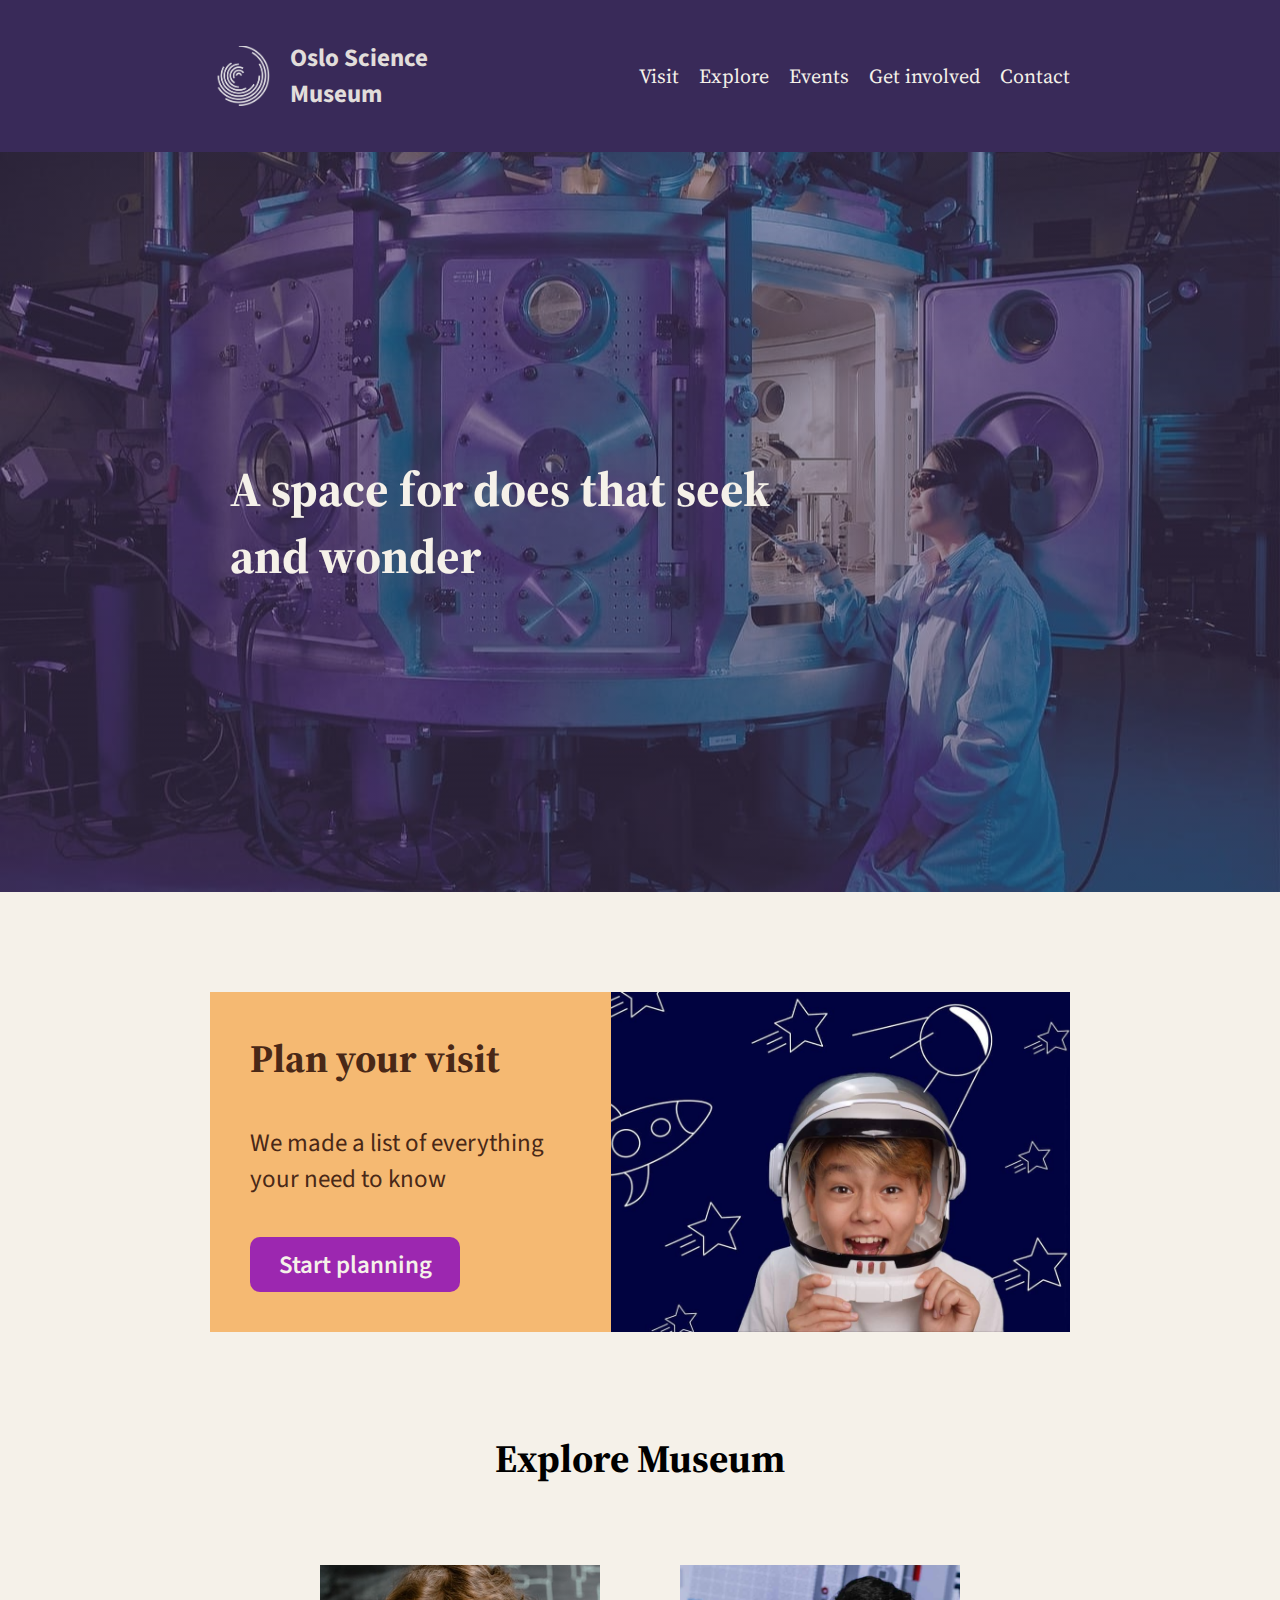
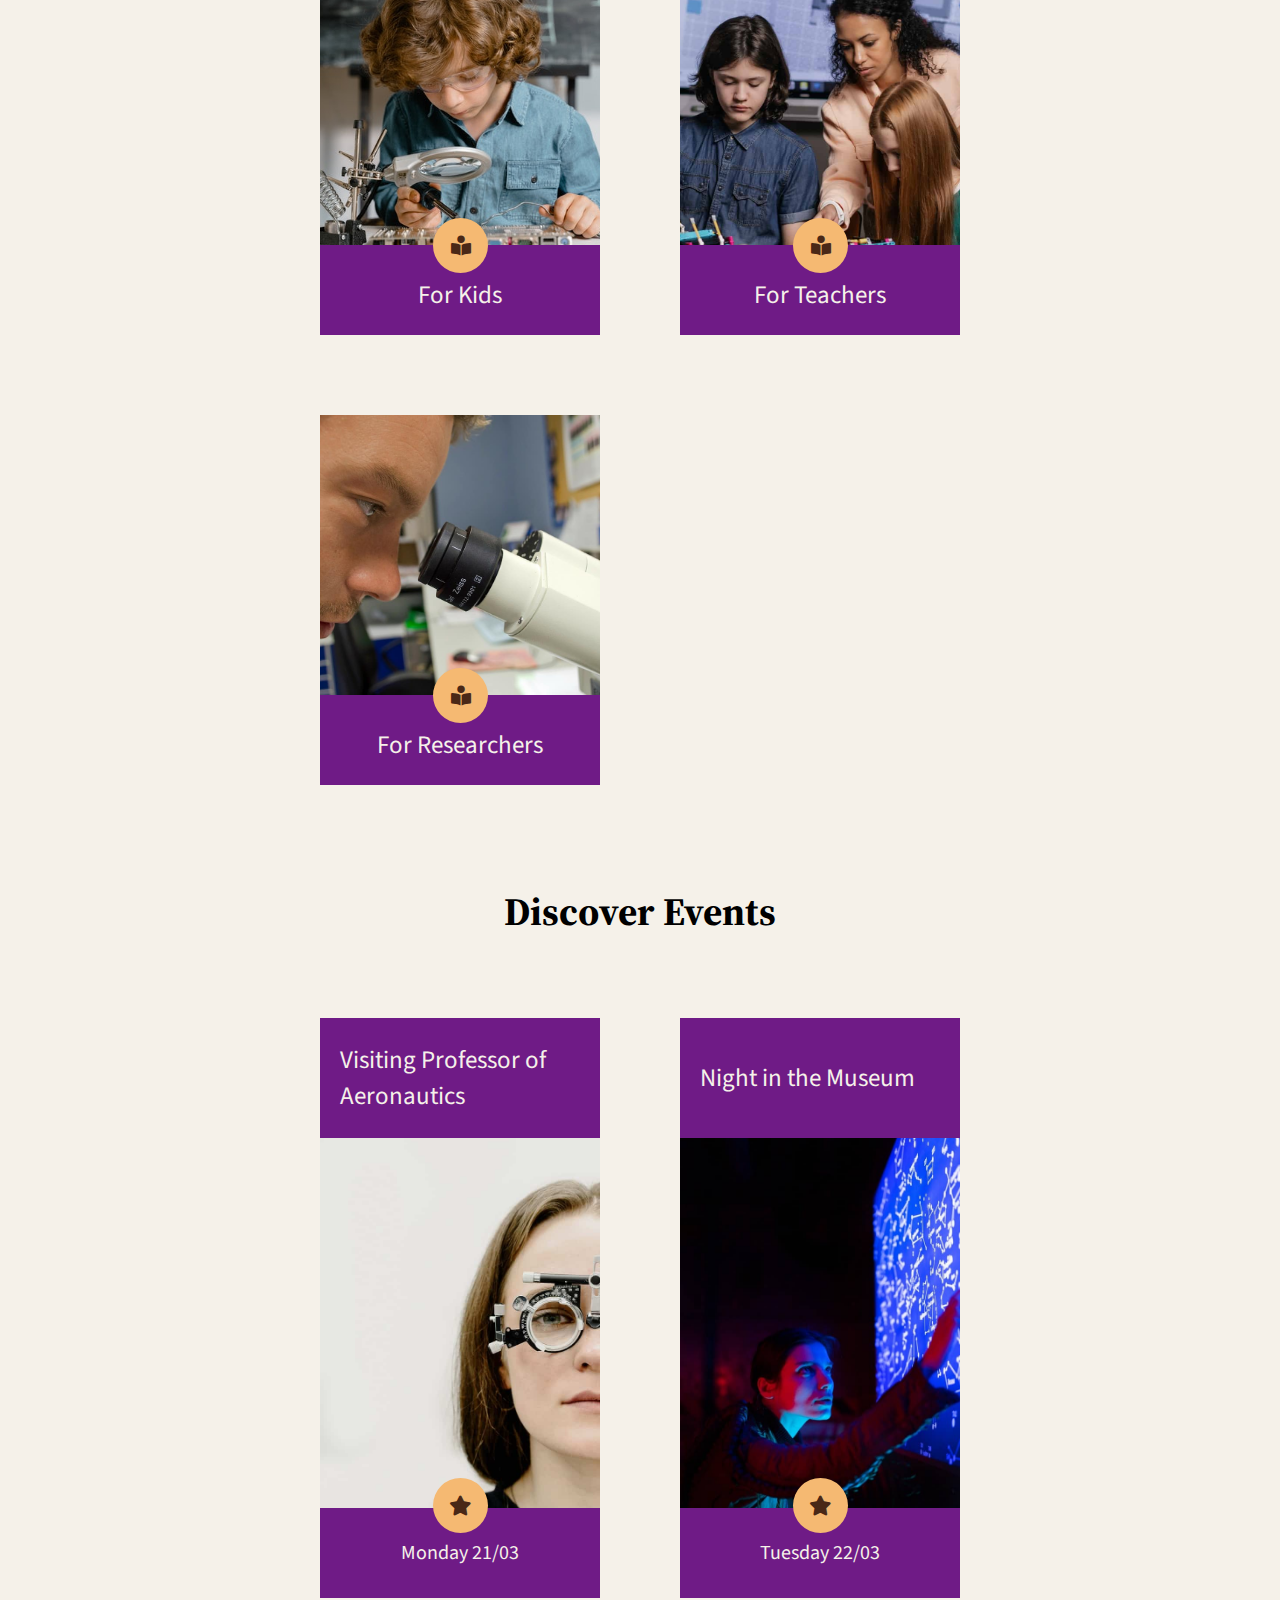
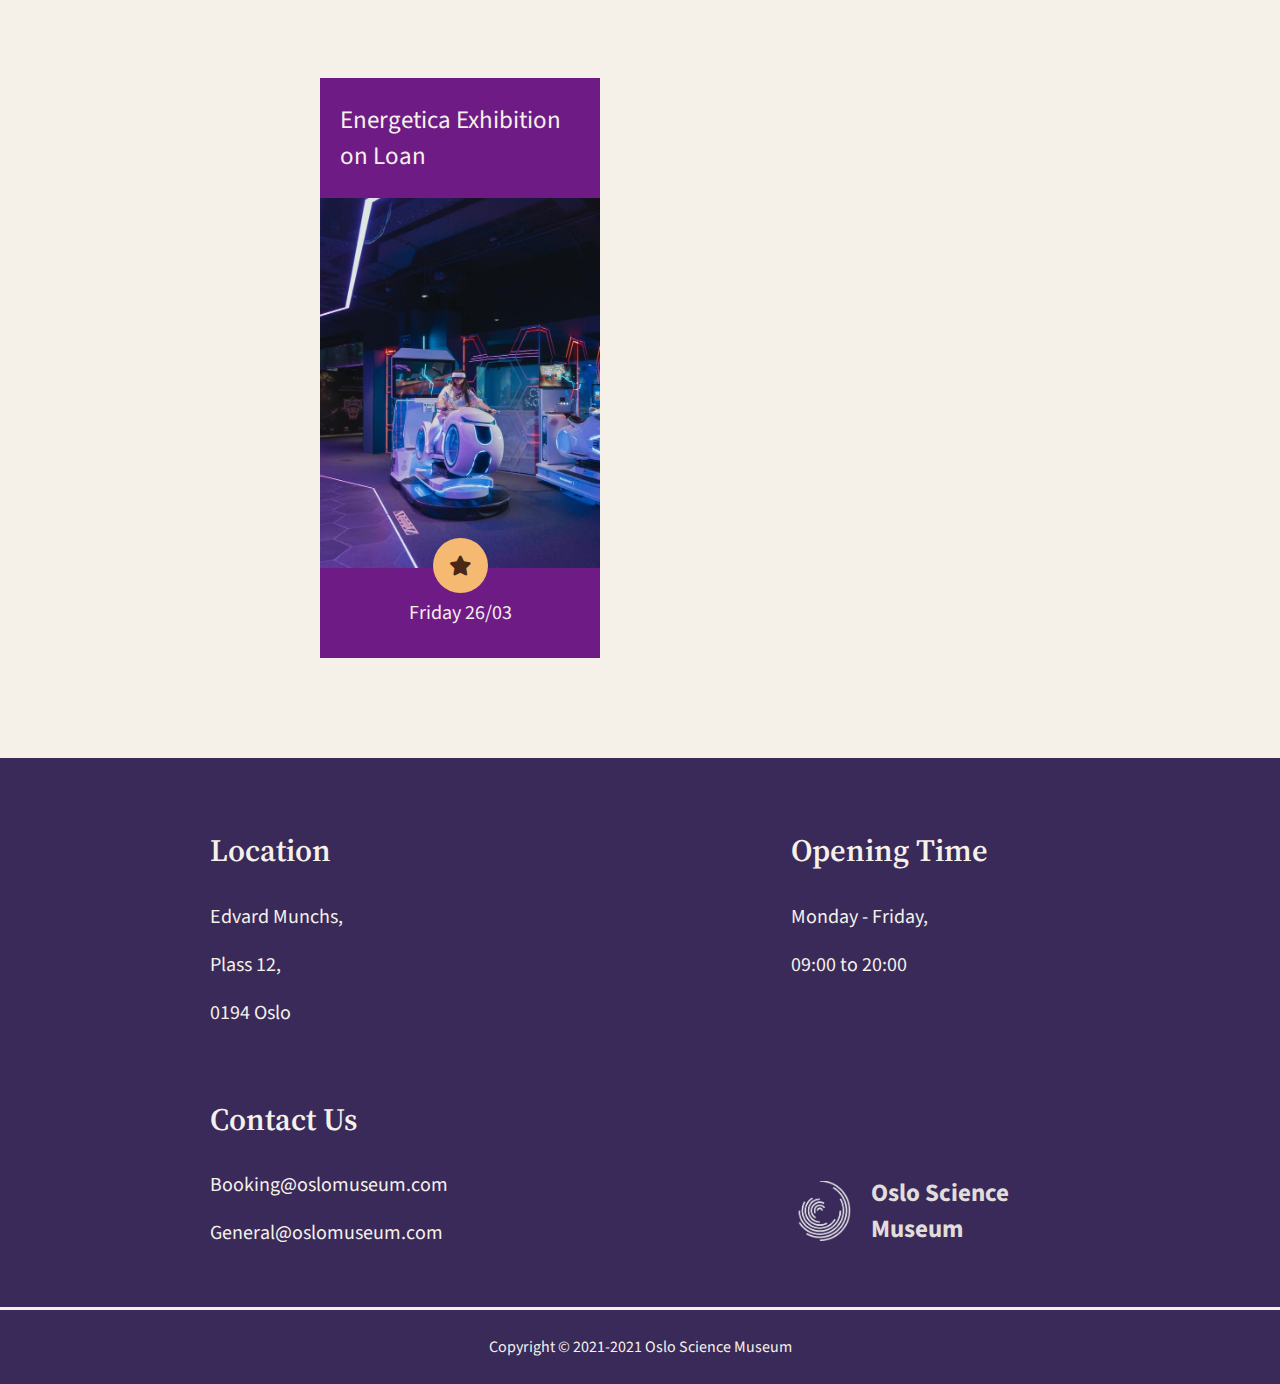
<file: Index.html>
<!DOCTYPE html>
<html lang="en">
   <head>
      <meta charset="UTF-8" />
      <meta http-equiv="X-UA-Compatible" content="IE=edge" />
      <meta name="viewport" content="width=device-width, initial-scale=1.0" />
      <meta name="description" content="Oslo science museum. A space for does that seek and wonder!" />
      <meta name="keywords" content="visit, plan, explore, events" />
      <link rel="stylesheet" href="css/styles.css" />
      <link rel="stylesheet" href="icons/fontawesome-free-6.0.0-web/css/all.css" />
      <title>Oslo Museum | Homepage</title>
   </head>
   <body>
      <header class="header">
         <div class="header-container margin-center container-width-wide grid">
            <a href="index.html" class="logo-section__name flex center-y text-size-x-large">
               <div class="logo-section__img"></div>
               Oslo Science Museum
            </a>
            <nav class="header-nav">
               <ul class="header-nav__list flex">
                  <li class="header-nav__items">
                     <a href="visit.html" class="header-nav__links" aria-label="link to visit page">Visit</a>
                  </li>
                  <li class="header-nav__items">
                     <a href="explore.html" class="header-nav__links" aria-label="link to explore page">Explore</a>
                  </li>
                  <li class="header-nav__items">
                     <a href="events.html" class="header-nav__links" aria-label="link to event page">Events</a>
                  </li>
                  <li class="header-nav__items">
                     <a href="get-involved.html" class="header-nav__links" aria-label="link to get-involved page">Get involved</a>
                  </li>
                  <li class="header-nav__items">
                     <a href="contact.html" class="header-nav__links" aria-label="link to contact page">Contact</a>
                  </li>
               </ul>
            </nav>
         </div>
      </header>
      <main class="main">
         <div class="banner-section banner-section-img">
            <div class="banner-container banner-container-height container-width-wide margin-center padding-vertical flex center-y">
               <h1 class="banner-container__title padding-all-sides">A space for does that seek and wonder</h1>
            </div>
         </div>
         <section class="cta-highlight-box yellow-brown-color margin-center container-width-wide flex margin-vertical">
            <div class="cta-highlight-box__content cta-content-width padding-all-sides-x2 flex">
               <h2 class="cta-highlight-box__content-title">Plan your visit</h2>
               <p class="padding-vertical-x2 text-size-x-large">We made a list of everything your need to know</p>
               <a href="visit.html" class="cta cta--purple">Start planning</a>
            </div>
            <div class="cta-highlight-box__img cta-content-width"></div>
         </section>
         <section class="explore-cta-section container-width margin-center grid center-x">
            <h2 class="explore-cta-section__title">Explore Museum</h2>
            <a href="explore.html#kids-anchor-link" class="explore-cta-card grid">
               <div class="explore-cta-card__image-field explore-cta-card__image-field--kids"></div>
               <div class="explore-cta-card__label-field flex center-x">
                  <p class="explore-cta-card__label-field-title text-size-x-large">For Kids</p>
                  <div class="explore-cta-card__icon-field icon-field flex center-x center-y">
                     <i class="fa-solid fa-book-open-reader text-size-small"></i>
                  </div>
               </div>
            </a>
            <a href="explore.html#teacher-anchor-link" class="explore-cta-card grid">
               <div class="explore-cta-card__image-field explore-cta-card__image-field--teacher"></div>
               <div class="explore-cta-card__label-field flex center-x">
                  <p class="explore-cta-card__label-field-title text-size-x-large">For Teachers</p>
                  <div class="explore-cta-card__icon-field icon-field flex center-x center-y">
                     <i class="fa-solid fa-book-open-reader"></i>
                  </div>
               </div>
            </a>
            <a href="explore.html#researchers-anchor-link" class="explore-cta-card grid">
               <div class="explore-cta-card__image-field explore-cta-card__image-field--researcher"></div>
               <div class="explore-cta-card__label-field flex center-x">
                  <p class="explore-cta-card__label-field-title text-size-x-large">For Researchers</p>
                  <div class="icon-field flex center-x center-y">
                     <i class="fa-solid fa-book-open-reader"></i>
                  </div>
               </div>
            </a>
         </section>
         <section class="event-cta-section container-width margin-center margin-vertical grid center-x">
            <h2 class="event-cta-section__title">Discover Events</h2>
            <a href="single-event.html" class="event-cta-card grid">
               <div class="event-cta-card__title-container flex center-y">
                  <p class="event-cta-card__title text-size-x-large">Visiting Professor of Aeronautics</p>
               </div>
               <div class="event-cta-card__image event-cta-card__image--monday-event"></div>
               <div class="event-cta-card__date-container flex center-x center-y">
                  <div class="icon-field icon-field--event flex center-x center-y"><i class="fa-solid fa-star"></i></div>
                  <p class="event-cta-card__date">Monday 21/03</p>
               </div>
            </a>
            <a href="single-event.html" class="event-cta-card grid">
               <div class="event-cta-card__title-container flex center-y">
                  <p class="event-cta-card__title text-size-x-large">Night in the Museum</p>
               </div>
               <div class="event-cta-card__image event-cta-card__image--tuesday-event"></div>
               <div class="event-cta-card__date-container flex center-x center-y">
                  <div class="icon-field icon-field--event flex center-x center-y"><i class="fa-solid fa-star"></i></div>
                  <p class="event-cta-card__date">Tuesday 22/03</p>
               </div>
            </a>
            <a href="single-event.html" class="event-cta-card grid">
               <div class="event-cta-card__title-container flex center-y">
                  <p class="event-cta-card__title text-size-x-large">Energetica Exhibition on Loan</p>
               </div>
               <div class="event-cta-card__image event-cta-card__image-friday-event"></div>
               <div class="event-cta-card__date-container flex center-x center-y">
                  <div class="icon-field icon-field--event flex center-x center-y"><i class="fa-solid fa-star"></i></div>
                  <p class="event-cta-card__date">Friday 26/03</p>
               </div>
            </a>
         </section>
      </main>
      <footer class="footer">
         <section class="footer-section container-width margin-center padding-vertical-x2 grid center-x">
            <div class="footer-section__location">
               <h3>Location</h3>
               <p class="text-size-large">Edvard Munchs,</p>
               <p class="text-size-large">Plass 12,</p>
               <p class="text-size-large">0194 Oslo</p>
            </div>
            <div class="footer-section__opening-time">
               <h3>Opening Time</h3>
               <p class="text-size-large">Monday - Friday,</p>
               <p class="text-size-large">09:00 to 20:00</p>
            </div>
            <div class="footer-section__contact">
               <h3>Contact Us</h3>
               <p class="text-size-large">Booking@oslomuseum.com</p>
               <p class="text-size-large">General@oslomuseum.com</p>
            </div>
            <div class="footer-section__logo-container">
               <div class="logo-section">
                  <a href="index.html" class="logo-section__name flex center-y text-size-x-large">
                     <div class="logo-section__img"></div>
                     Oslo Science Museum
                  </a>
               </div>
            </div>
         </section>
         <div class="footer-section-copyright">
            <p class="text-size-small center-text">Copyright &copy; 2021-2021 Oslo Science Museum</p>
         </div>
      </footer>
      <div class="sticky-nav">
         <div class="container-width-wide margin-center flex">
            <a href="visit.html" class="sticky-nav__link-btn sticky-nav__link-btn--border flex center-x center-y">
               <i class="fa-solid fa-map-location-dot"></i>
               <p class="text-size-small">Visit</p>
            </a>
            <a href="explore.html" class="sticky-nav__link-btn flex center-x center-y">
               <i class="fa-solid fa-book-open-reader"></i>
               <p class="text-size-small">Explore</p>
            </a>
            <a href="events.html" class="sticky-nav__link-btn flex center-x center-y">
               <i class="fa-solid fa-star"></i>
               <p class="text-size-small">Events</p>
            </a>
            <div class="sticky-nav__menu-btn flex center-x center-y">
               <label for="checkbox-on-off" class="sticky-nav__menu-btn-label flex center-y text-size-small">
                  <i class="sticky-nav__menu-btn-icon fa-solid fa-bars"></i>
                  menu
               </label>
               <input type="checkbox" name="checkbox" id="checkbox-on-off" class="sticky-nav__menu-btn-checkbox" />
               <div class="sticky-menu-open container-width-wide padding-all-sides">
                  <nav class="sticky-menu-open__nav">
                     <ul class="sticky-menu-open__list">
                        <li class="sticky-menu-open__item-category">
                           <a href="visit.html" class="sticky-menu-open__link text-size-xx-large">Visit</a>
                        </li>
                        <li class="sticky-menu-open__item-category">
                           <a href="explore.html" class="sticky-menu-open__link text-size-xx-large">Explore</a>
                        </li>
                        <li class="sticky-menu-open__item-category">
                           <a href="events.html" class="sticky-menu-open__link text-size-xx-large">Events</a>
                        </li>
                        <li class="sticky-menu-open__item-category">
                           <a href="get-involved.html" class="sticky-menu-open__link text-size-xx-large">Get Involved</a>
                        </li>
                        <li class="sticky-menu-open__item-category">
                           <a href="contact.html" class="sticky-menu-open__link text-size-xx-large">Contact Us</a>
                        </li>
                     </ul>
                  </nav>
               </div>
            </div>
         </div>
      </div>
   </body>
</html>
</file>
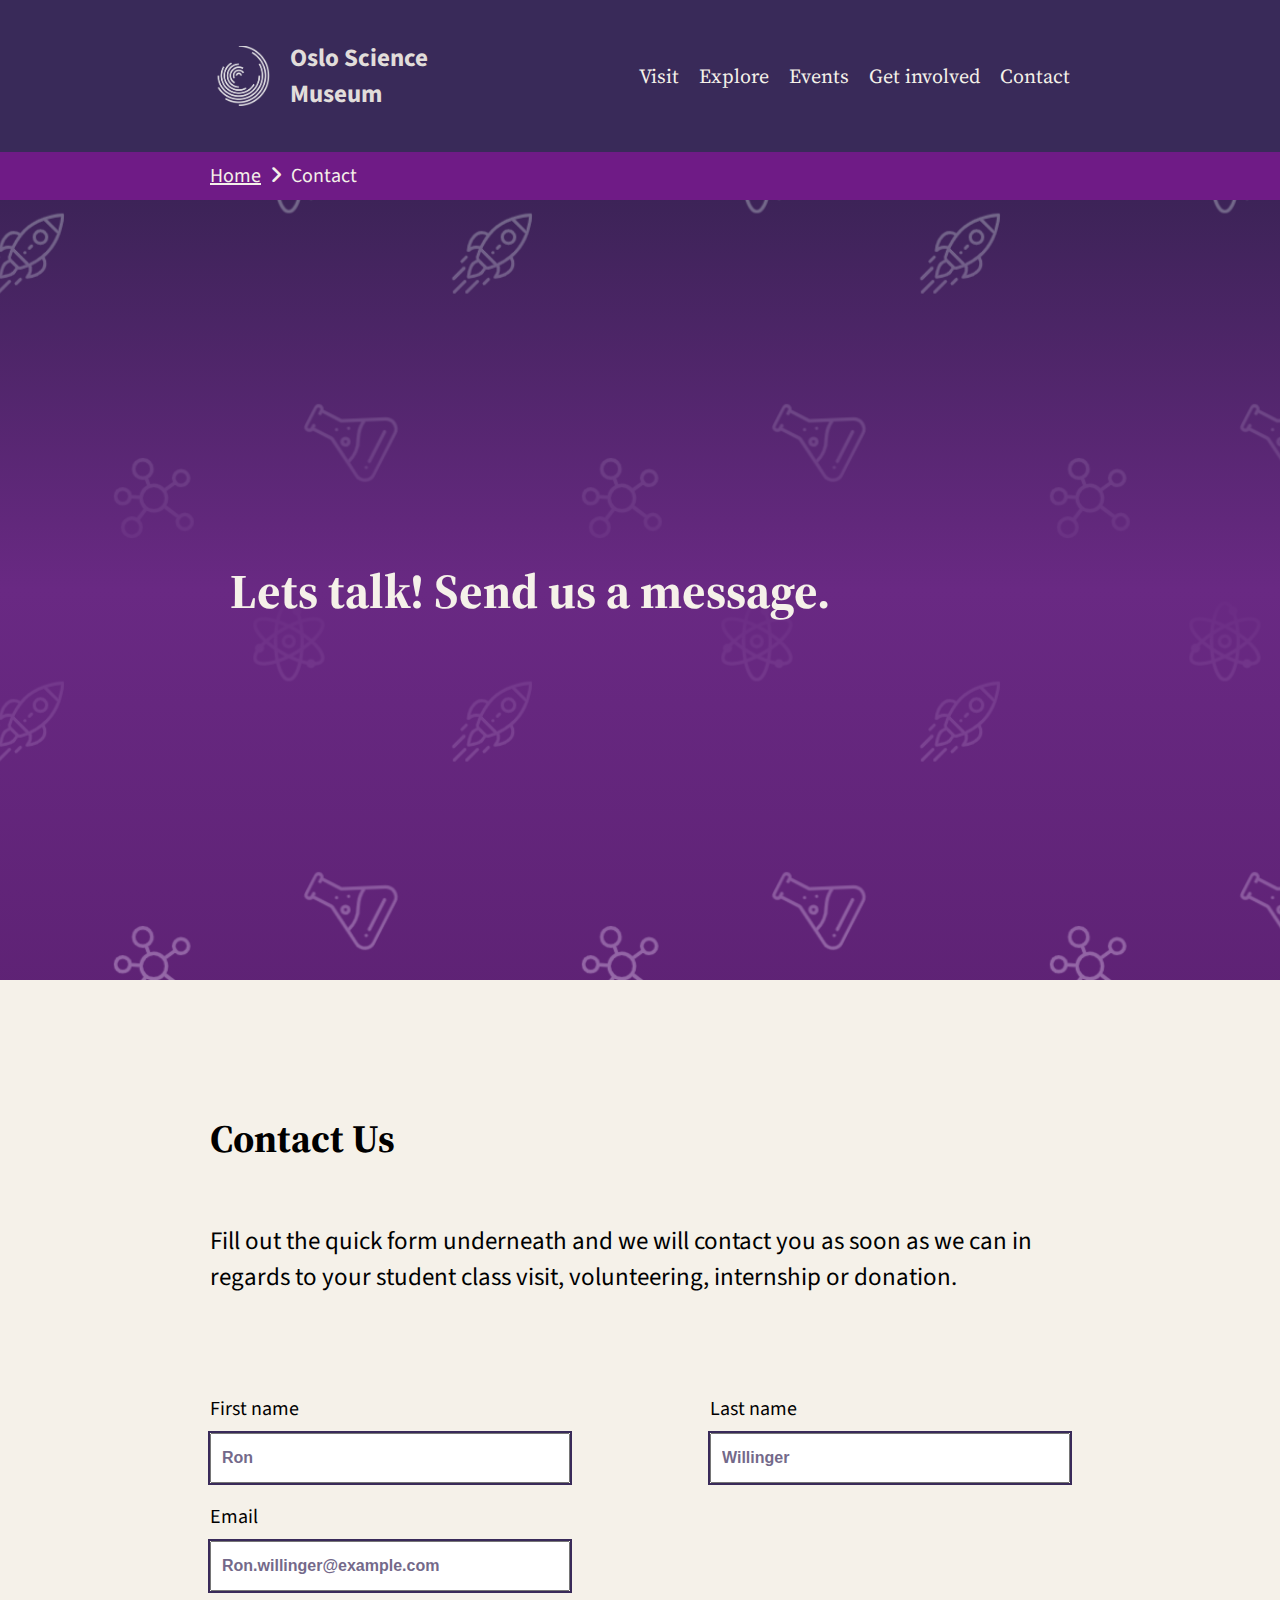
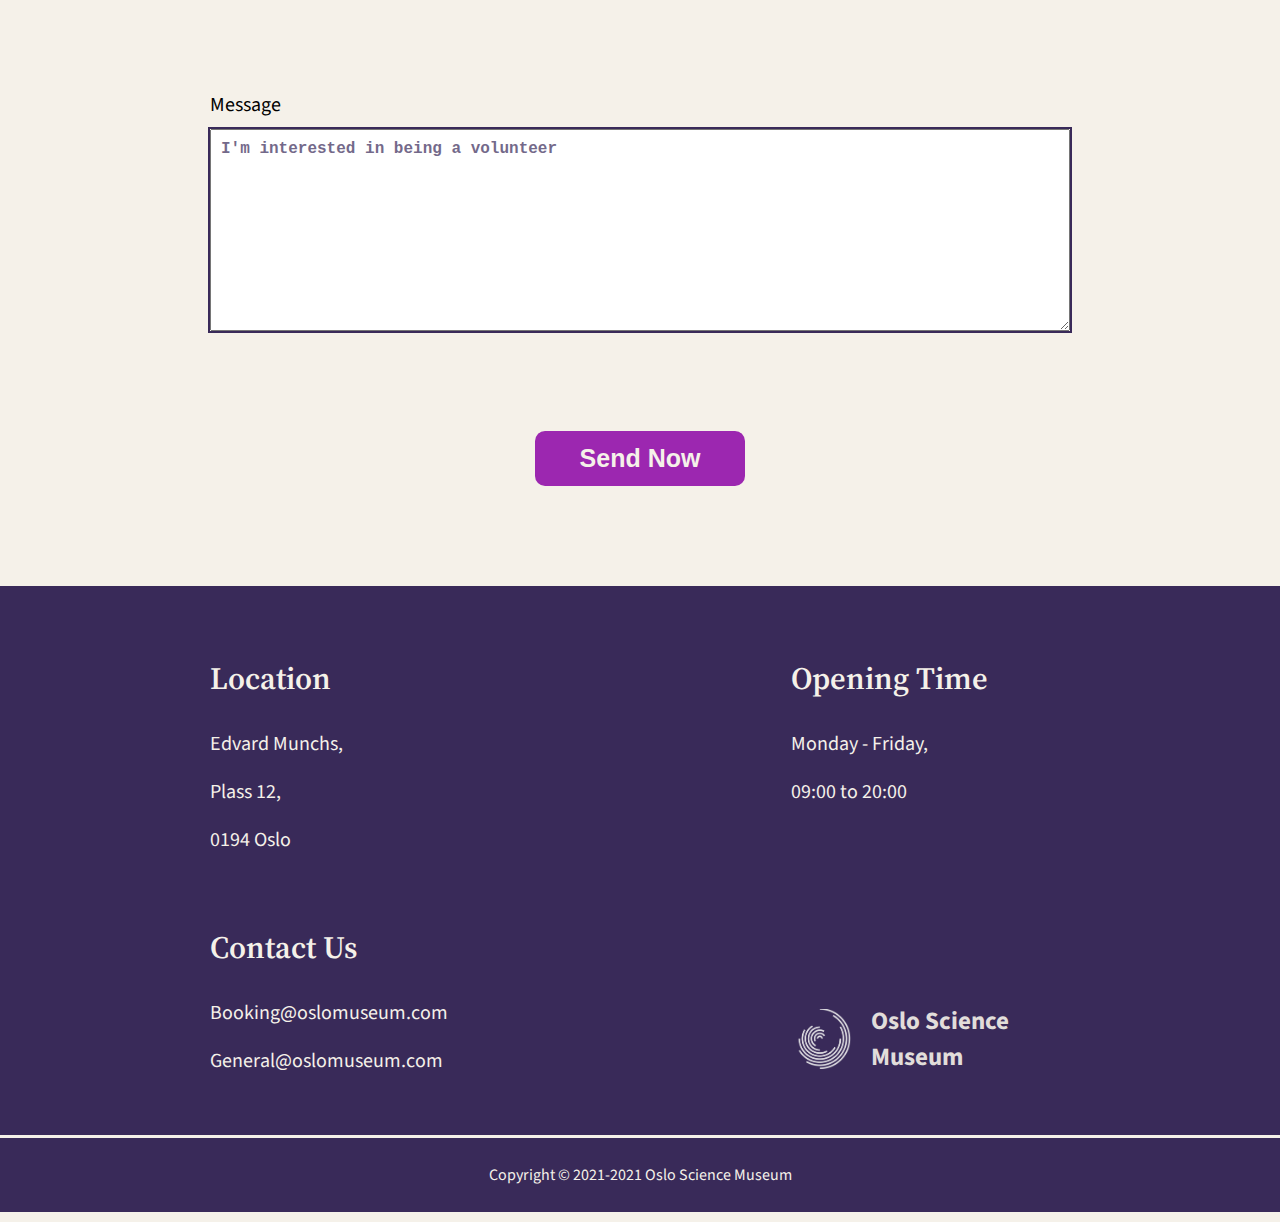
<file: contact.html>
<!DOCTYPE html>
<html lang="en">
   <head>
      <meta charset="UTF-8" />
      <meta http-equiv="X-UA-Compatible" content="IE=edge" />
      <meta name="viewport" content="width=device-width, initial-scale=1.0" />
      <meta name="description" content="Lets talk, Send us a message!" />
      <meta name="keywords" content="contact, talk, internship, visit, donation, help, customer-service" />
      <link rel="stylesheet" href="/css/styles.css" />
      <link rel="stylesheet" href="icons/fontawesome-free-6.0.0-web/css/all.css" />
      <title>Contact | Oslo Science Museum</title>
   </head>
   <body>
      <header class="header">
         <div class="header-container margin-center container-width-wide grid">
            <a href="index.html" class="logo-section__name flex center-y text-size-x-large">
               <div class="logo-section__img"></div>
               Oslo Science Museum
            </a>
            <nav class="header-nav">
               <ul class="header-nav__list flex">
                  <li class="header-nav__items">
                     <a href="visit.html" class="header-nav__links" aria-label="link to visit page">Visit</a>
                  </li>
                  <li class="header-nav__items">
                     <a href="explore.html" class="header-nav__links" aria-label="link to explore page">Explore</a>
                  </li>
                  <li class="header-nav__items">
                     <a href="events.html" class="header-nav__links" aria-label="link to event page">Events</a>
                  </li>
                  <li class="header-nav__items">
                     <a href="get-involved.html" class="header-nav__links" aria-label="link to get-involved page">Get involved</a>
                  </li>
                  <li class="header-nav__items">
                     <a href="contact.html" class="header-nav__links" aria-label="link to contact page">Contact</a>
                  </li>
               </ul>
            </nav>
         </div>
      </header>
      <main class="main">
         <div class="breadcrumb">
            <div class="breadcrumb__container container-width-wide margin-center flex center-y">
               <a href="Index.html" class="breadcrumb__container-link text-size-large">Home</a>
               <p class="breadcrumb__icon text-size-large"><i class="fa-solid fa-angle-right"></i></p>
               <p class="text-size-large">Contact</p>
            </div>
         </div>
         <section class="banner-section">
            <div class="banner-container-height container-width-wide margin-center padding-vertical-x2 flex center-y">
               <h1 class="padding-all-sides">Lets talk! Send us a message.</h1>
            </div>
         </section>
         <div class="margin-vertical">
            <section class="explore-kids container-width margin-center">
               <div class="explore-kids-container flex center-y">
                  <h2 id="contact-anchor-link" class="explore-kids-container__title">Contact Us</h2>
               </div>
               <p class="text-size-x-large">Fill out the quick form underneath and we will contact you as soon as we can in regards to your student class visit, volunteering, internship or donation.</p>
            </section>
            <form action="#" method="post" class="contact-form flex container-width margin-vertical margin-center">
               <div class="contact-form__parent-container grid">
                  <div class="contact-form__child-container flex">
                     <label class="contact-form__label text-size-large" for="input-first-name">First name</label>
                     <input class="contact-form__input text-size-medium" type="text" id="input-first-name" name="first-name" placeholder="Ron" />
                  </div>
                  <div class="contact-form__child-container flex">
                     <label class="contact-form__label text-size-large" for="input-last-name">Last name</label>
                     <input class="contact-form__input text-size-medium" type="text" id="input-last-name" name="last-name" placeholder="Willinger" />
                  </div>
                  <div class="contact-form__child-container flex">
                     <label class="contact-form__label text-size-large" for="input-email">Email</label>
                     <input class="contact-form__input text-size-medium" type="email" id="input-email" name="email" placeholder="Ron.willinger@example.com" />
                  </div>
               </div>
               <div class="contact-form__child-container margin-vertical flex">
                  <label class="contact-form__label text-size-large" for="text-area-message">Message</label>
                  <textarea class="contact-form__text-area container-width padding-vertical text-size-medium" name="message" id="text-area-message" cols="30" rows="10" placeholder="I'm interested in being a volunteer"></textarea>
               </div>
               <input type="submit" name="submit" class="cta cta--contact-page-purple margin-center" value="Send Now" />
            </form>
         </div>
      </main>
      <footer class="footer">
         <section class="footer-section container-width margin-center padding-vertical-x2 grid center-x">
            <div class="footer-section__location">
               <h3>Location</h3>
               <p class="text-size-large">Edvard Munchs,</p>
               <p class="text-size-large">Plass 12,</p>
               <p class="text-size-large">0194 Oslo</p>
            </div>
            <div class="footer-section__opening-time">
               <h3>Opening Time</h3>
               <p class="text-size-large">Monday - Friday,</p>
               <p class="text-size-large">09:00 to 20:00</p>
            </div>
            <div class="footer-section__contact">
               <h3>Contact Us</h3>
               <p class="text-size-large">Booking@oslomuseum.com</p>
               <p class="text-size-large">General@oslomuseum.com</p>
            </div>
            <div class="footer-section__logo-container">
               <div class="logo-section">
                  <a href="index.html" class="logo-section__name flex center-y text-size-x-large">
                     <div class="logo-section__img"></div>
                     Oslo Science Museum
                  </a>
               </div>
            </div>
         </section>
         <div class="footer-section-copyright">
            <p class="text-size-small center-text">Copyright &copy; 2021-2021 Oslo Science Museum</p>
         </div>
      </footer>
      <div class="sticky-nav">
         <div class="container-width-wide margin-center flex">
            <a href="visit.html" class="sticky-nav__link-btn sticky-nav__link-btn--border flex center-x center-y">
               <i class="fa-solid fa-map-location-dot"></i>
               <p class="text-size-small">Visit</p>
            </a>
            <a href="explore.html" class="sticky-nav__link-btn flex center-x center-y">
               <i class="fa-solid fa-book-open-reader"></i>
               <p class="text-size-small">Explore</p>
            </a>
            <a href="events.html" class="sticky-nav__link-btn flex center-x center-y">
               <i class="fa-solid fa-star"></i>
               <p class="text-size-small">Events</p>
            </a>
            <div class="sticky-nav__menu-btn flex center-x center-y">
               <label for="checkbox-on-off" class="sticky-nav__menu-btn-label flex center-y text-size-small">
                  <i class="sticky-nav__menu-btn-icon fa-solid fa-bars"></i>
                  menu
               </label>
               <input type="checkbox" name="checkbox" id="checkbox-on-off" class="sticky-nav__menu-btn-checkbox" />
               <div class="sticky-menu-open container-width-wide padding-all-sides">
                  <nav class="sticky-menu-open__nav">
                     <ul class="sticky-menu-open__list">
                        <li class="sticky-menu-open__item-category">
                           <a href="visit.html" class="sticky-menu-open__link text-size-xx-large">Visit</a>
                        </li>
                        <li class="sticky-menu-open__item-category">
                           <a href="explore.html" class="sticky-menu-open__link text-size-xx-large">Explore</a>
                        </li>
                        <li class="sticky-menu-open__item-category">
                           <a href="events.html" class="sticky-menu-open__link text-size-xx-large">Events</a>
                        </li>
                        <li class="sticky-menu-open__item-category">
                           <a href="get-involved.html" class="sticky-menu-open__link text-size-xx-large">Get Involved</a>
                        </li>
                        <li class="sticky-menu-open__item-category">
                           <a href="contact.html" class="sticky-menu-open__link text-size-xx-large">Contact Us</a>
                        </li>
                     </ul>
                  </nav>
               </div>
            </div>
         </div>
      </div>
   </body>
</html>
</file>
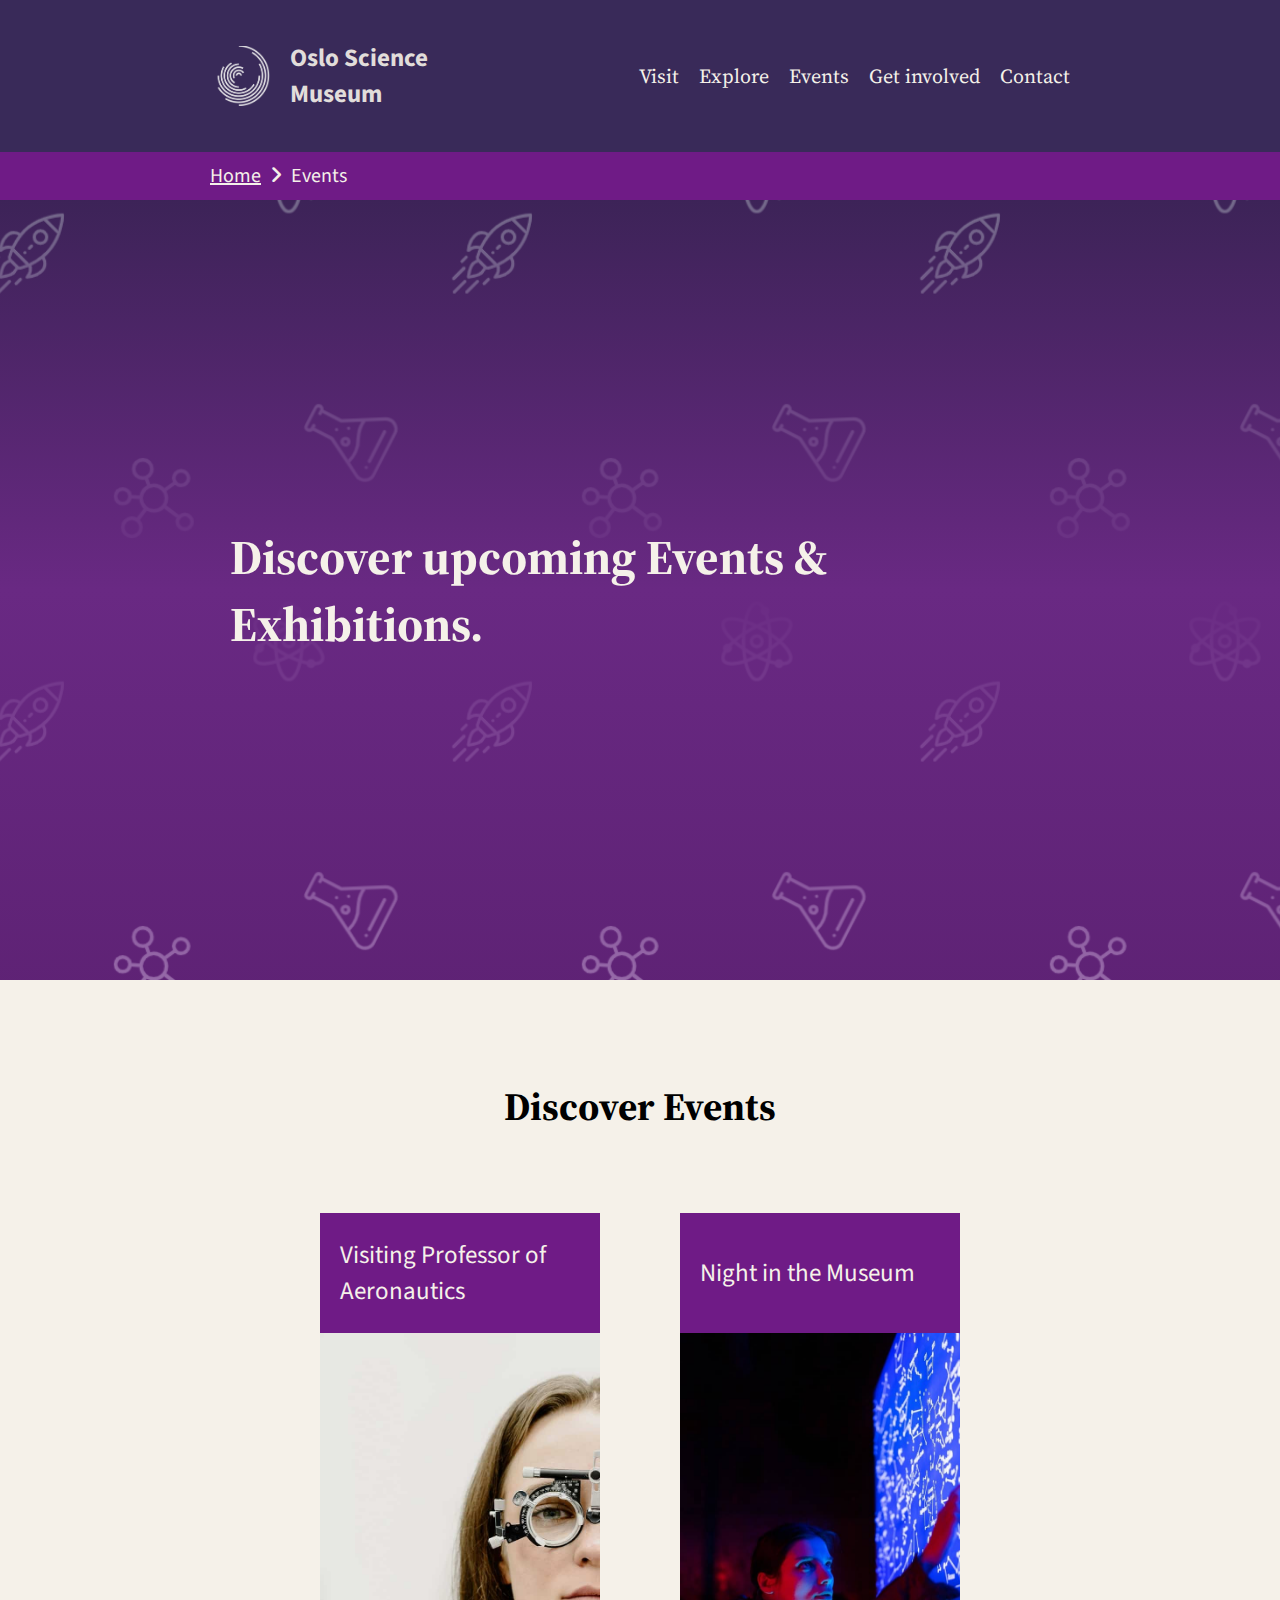
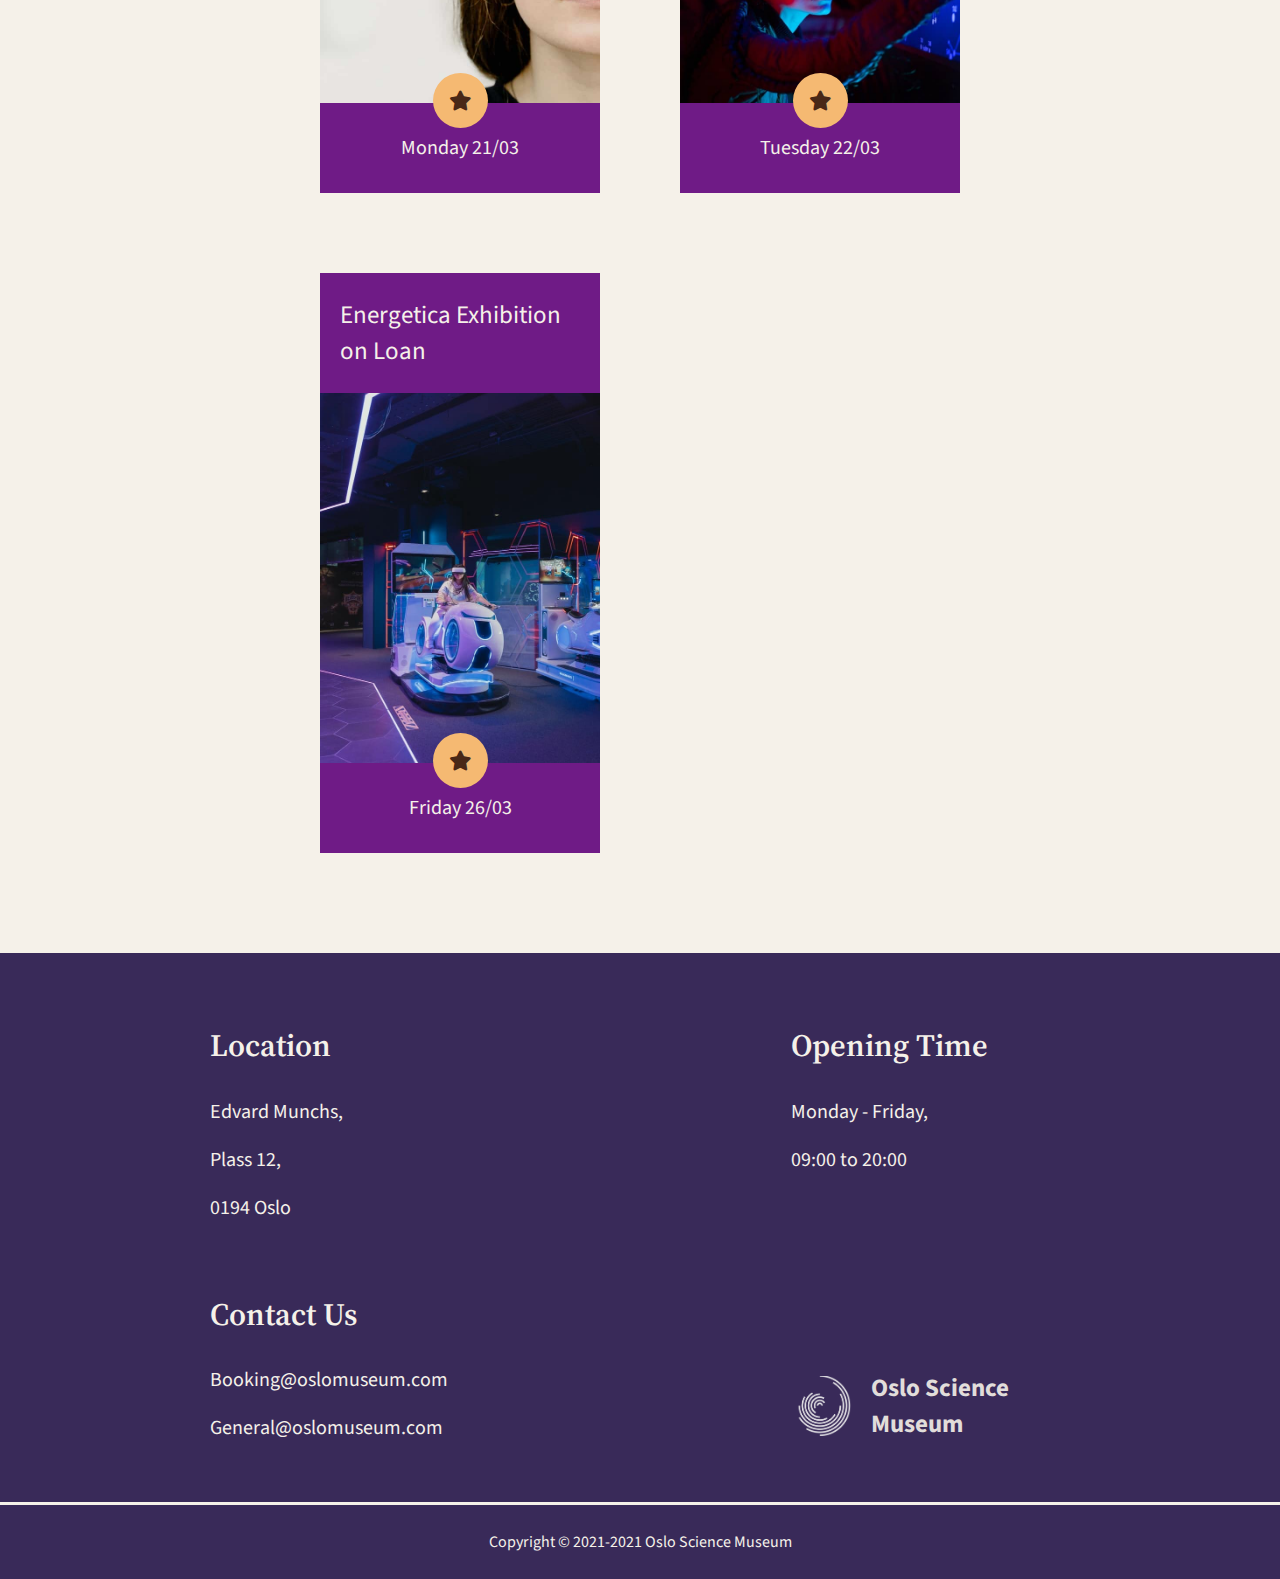
<file: events.html>
<!DOCTYPE html>
<html lang="en">
   <head>
      <meta charset="UTF-8" />
      <meta http-equiv="X-UA-Compatible" content="IE=edge" />
      <meta name="viewport" content="width=device-width, initial-scale=1.0" />
      <meta name="description" content="Discover upcoming Events & Exhibitions." />
      <meta name="keywords" content="events, event, Exhibition, attraction, fun, activity" />
      <link rel="stylesheet" href="/css/styles.css" />
      <link rel="stylesheet" href="icons/fontawesome-free-6.0.0-web/css/all.css" />
      <title>Events | Oslo Science Museum</title>
   </head>
   <body>
      <header class="header">
         <div class="header-container margin-center container-width-wide grid">
            <a href="index.html" class="logo-section__name flex center-y text-size-x-large">
               <div class="logo-section__img"></div>
               Oslo Science Museum
            </a>
            <nav class="header-nav">
               <ul class="header-nav__list flex">
                  <li class="header-nav__items">
                     <a href="visit.html" class="header-nav__links" aria-label="link to visit page">Visit</a>
                  </li>
                  <li class="header-nav__items">
                     <a href="explore.html" class="header-nav__links" aria-label="link to explore page">Explore</a>
                  </li>
                  <li class="header-nav__items">
                     <a href="events.html" class="header-nav__links" aria-label="link to event page">Events</a>
                  </li>
                  <li class="header-nav__items">
                     <a href="get-involved.html" class="header-nav__links" aria-label="link to get-involved page">Get involved</a>
                  </li>
                  <li class="header-nav__items">
                     <a href="contact.html" class="header-nav__links" aria-label="link to contact page">Contact</a>
                  </li>
               </ul>
            </nav>
         </div>
      </header>
      <main class="main">
         <div class="breadcrumb">
            <div class="breadcrumb__container container-width-wide margin-center flex center-y">
               <a href="Index.html" class="breadcrumb__container-link text-size-large">Home</a>
               <p class="breadcrumb__icon text-size-large"><i class="fa-solid fa-angle-right"></i></p>
               <p class="text-size-large">Events</p>
            </div>
         </div>
         <section class="banner-section">
            <div class="banner-container-height container-width-wide margin-center padding-vertical-x2 flex center-y">
               <h1 class="banner-container__title padding-all-sides">Discover upcoming Events & Exhibitions.</h1>
            </div>
         </section>
         <section class="event-cta-section container-width margin-center margin-vertical grid center-x">
            <h2 class="event-cta-section__title">Discover Events</h2>
            <a href="single-event.html" class="event-cta-card grid">
               <div class="event-cta-card__title-container flex center-y">
                  <p class="event-cta-card__title text-size-x-large">Visiting Professor of Aeronautics</p>
               </div>
               <div class="event-cta-card__image event-cta-card__image--monday-event"></div>
               <div class="event-cta-card__date-container flex center-x center-y">
                  <div class="icon-field icon-field--event flex center-x center-y"><i class="fa-solid fa-star"></i></div>
                  <p class="event-cta-card__date">Monday 21/03</p>
               </div>
            </a>
            <a href="single-event.html" class="event-cta-card grid">
               <div class="event-cta-card__title-container flex center-y">
                  <p class="event-cta-card__title text-size-x-large">Night in the Museum</p>
               </div>
               <div class="event-cta-card__image event-cta-card__image--tuesday-event"></div>
               <div class="event-cta-card__date-container flex center-x center-y">
                  <div class="icon-field icon-field--event flex center-x center-y"><i class="fa-solid fa-star"></i></div>
                  <p class="event-cta-card__date">Tuesday 22/03</p>
               </div>
            </a>
            <a href="single-event.html" class="event-cta-card grid">
               <div class="event-cta-card__title-container flex center-y">
                  <p class="event-cta-card__title text-size-x-large">Energetica Exhibition on Loan</p>
               </div>
               <div class="event-cta-card__image event-cta-card__image-friday-event"></div>
               <div class="event-cta-card__date-container flex center-x center-y">
                  <div class="icon-field icon-field--event flex center-x center-y"><i class="fa-solid fa-star"></i></div>
                  <p class="event-cta-card__date">Friday 26/03</p>
               </div>
            </a>
         </section>
      </main>
      <footer class="footer">
         <section class="footer-section container-width margin-center padding-vertical-x2 grid center-x">
            <div class="footer-section__location">
               <h3>Location</h3>
               <p class="text-size-large">Edvard Munchs,</p>
               <p class="text-size-large">Plass 12,</p>
               <p class="text-size-large">0194 Oslo</p>
            </div>
            <div class="footer-section__opening-time">
               <h3>Opening Time</h3>
               <p class="text-size-large">Monday - Friday,</p>
               <p class="text-size-large">09:00 to 20:00</p>
            </div>
            <div class="footer-section__contact">
               <h3>Contact Us</h3>
               <p class="text-size-large">Booking@oslomuseum.com</p>
               <p class="text-size-large">General@oslomuseum.com</p>
            </div>
            <div class="footer-section__logo-container">
               <div class="logo-section">
                  <a href="index.html" class="logo-section__name flex center-y text-size-x-large">
                     <div class="logo-section__img"></div>
                     Oslo Science Museum
                  </a>
               </div>
            </div>
         </section>
         <div class="footer-section-copyright">
            <p class="text-size-small center-text">Copyright &copy; 2021-2021 Oslo Science Museum</p>
         </div>
      </footer>
      <div class="sticky-nav">
         <div class="container-width-wide margin-center flex">
            <a href="visit.html" class="sticky-nav__link-btn sticky-nav__link-btn--border flex center-x center-y">
               <i class="fa-solid fa-map-location-dot"></i>
               <p class="text-size-small">Visit</p>
            </a>
            <a href="explore.html" class="sticky-nav__link-btn flex center-x center-y">
               <i class="fa-solid fa-book-open-reader"></i>
               <p class="text-size-small">Explore</p>
            </a>
            <a href="events.html" class="sticky-nav__link-btn flex center-x center-y">
               <i class="fa-solid fa-star"></i>
               <p class="text-size-small">Events</p>
            </a>
            <div class="sticky-nav__menu-btn flex center-x center-y">
               <label for="checkbox-on-off" class="sticky-nav__menu-btn-label flex center-y text-size-small">
                  <i class="sticky-nav__menu-btn-icon fa-solid fa-bars"></i>
                  menu
               </label>
               <input type="checkbox" name="checkbox" id="checkbox-on-off" class="sticky-nav__menu-btn-checkbox" />
               <div class="sticky-menu-open container-width-wide padding-all-sides">
                  <nav class="sticky-menu-open__nav">
                     <ul class="sticky-menu-open__list">
                        <li class="sticky-menu-open__item-category">
                           <a href="visit.html" class="sticky-menu-open__link text-size-xx-large">Visit</a>
                        </li>
                        <li class="sticky-menu-open__item-category">
                           <a href="explore.html" class="sticky-menu-open__link text-size-xx-large">Explore</a>
                        </li>
                        <li class="sticky-menu-open__item-category">
                           <a href="events.html" class="sticky-menu-open__link text-size-xx-large">Events</a>
                        </li>
                        <li class="sticky-menu-open__item-category">
                           <a href="get-involved.html" class="sticky-menu-open__link text-size-xx-large">Get Involved</a>
                        </li>
                        <li class="sticky-menu-open__item-category">
                           <a href="contact.html" class="sticky-menu-open__link text-size-xx-large">Contact Us</a>
                        </li>
                     </ul>
                  </nav>
               </div>
            </div>
         </div>
      </div>
   </body>
</html>
</file>
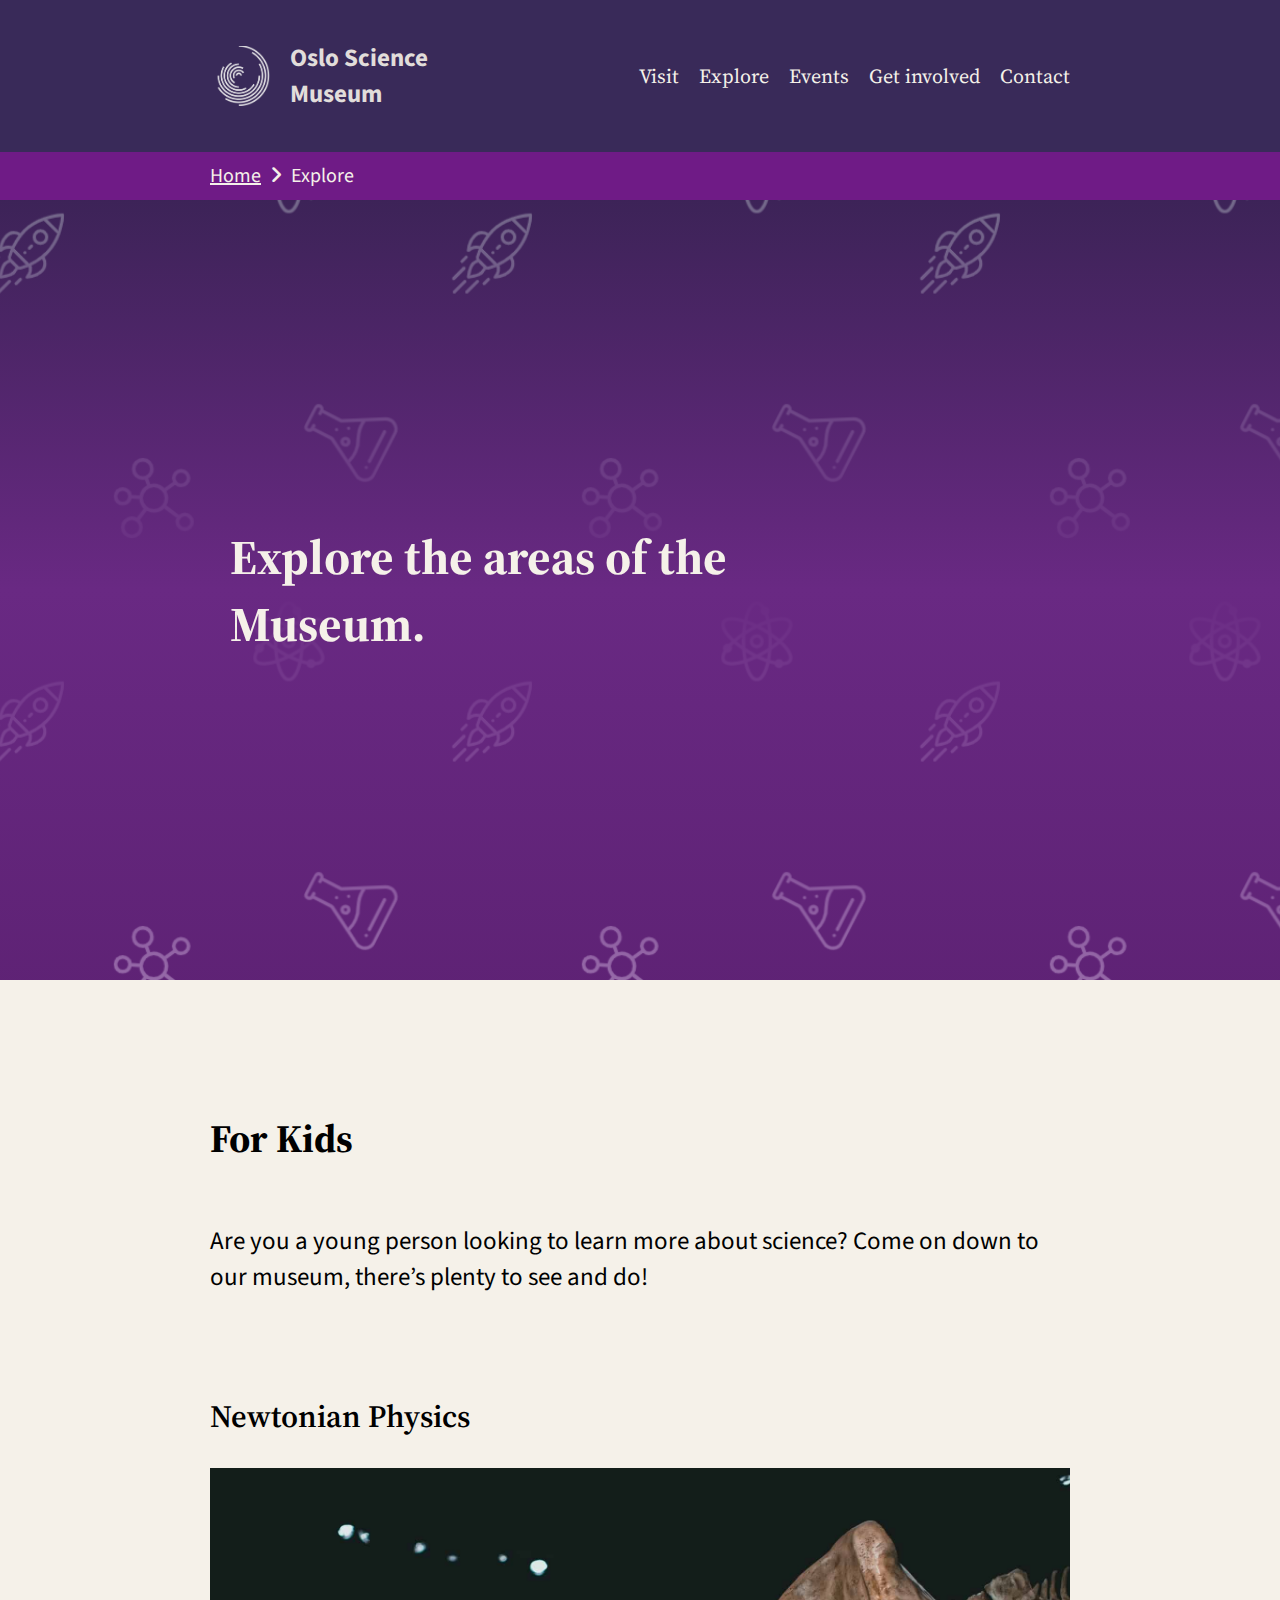
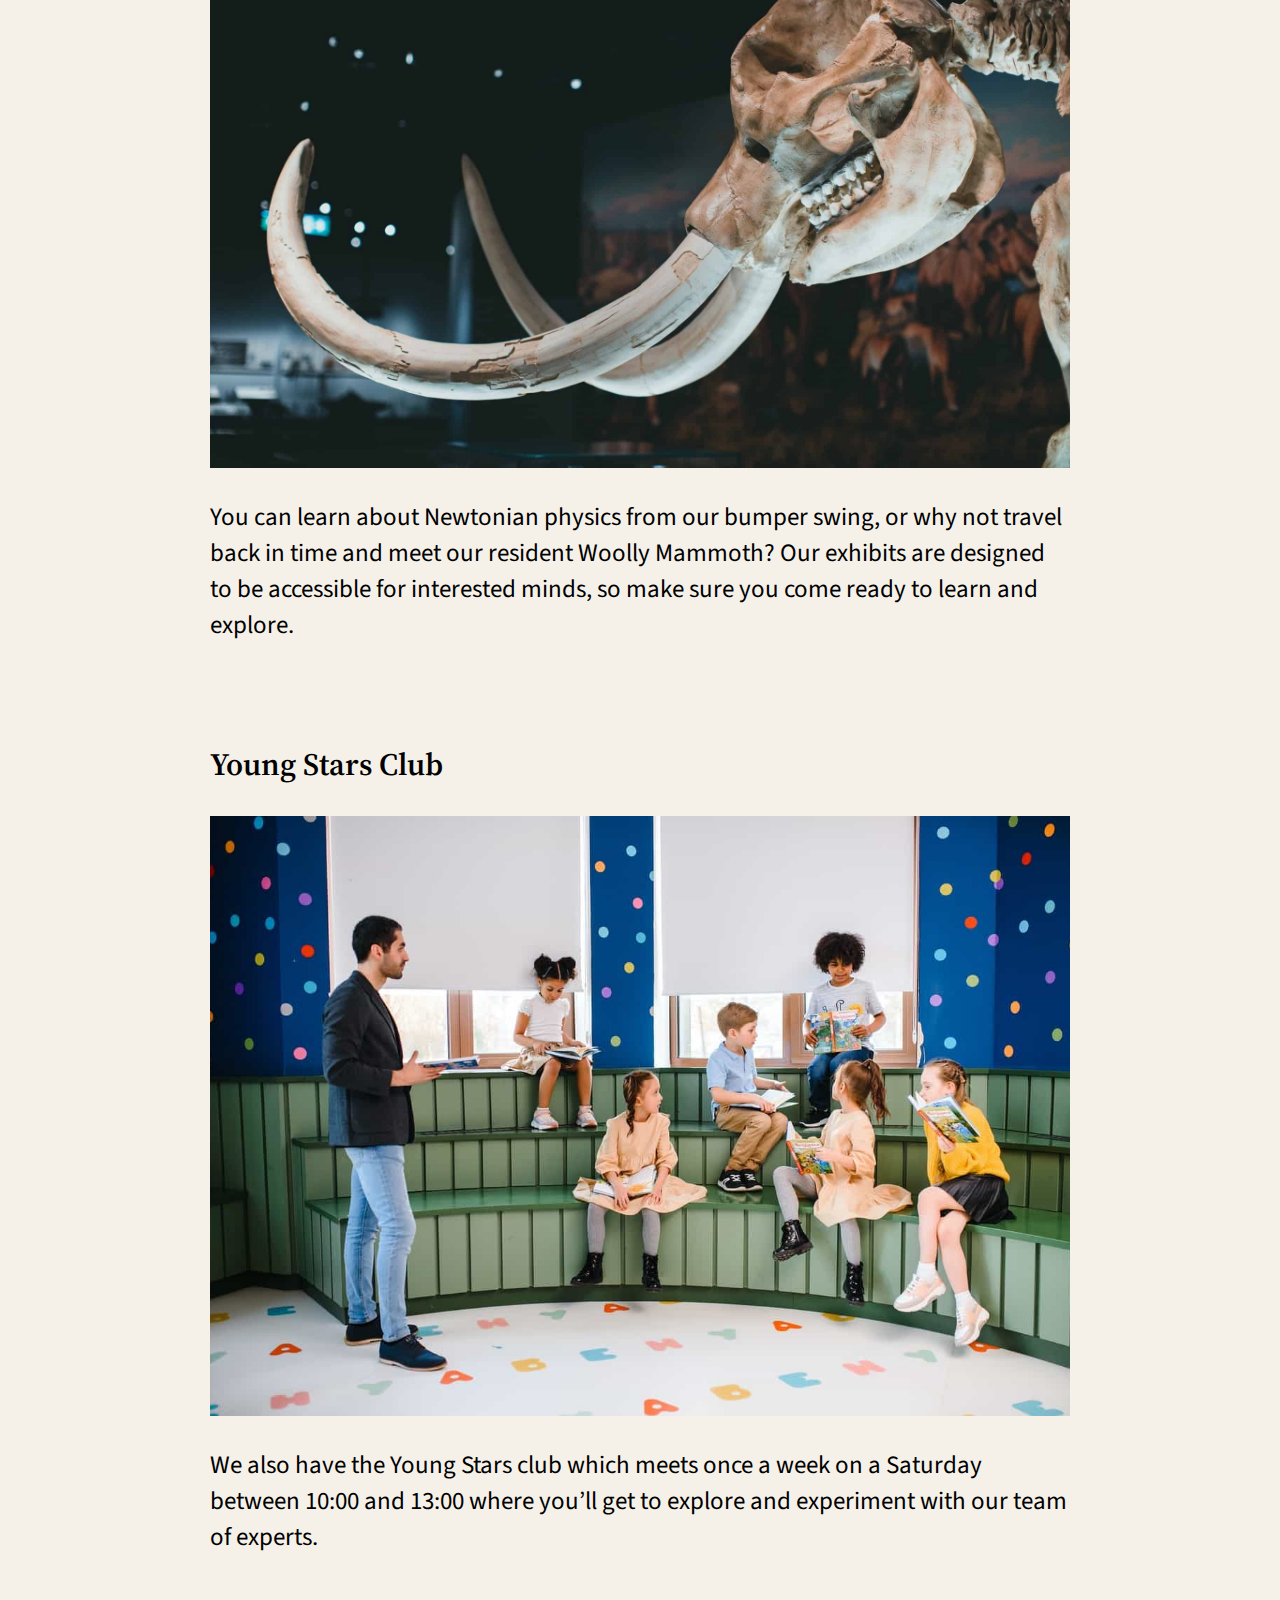
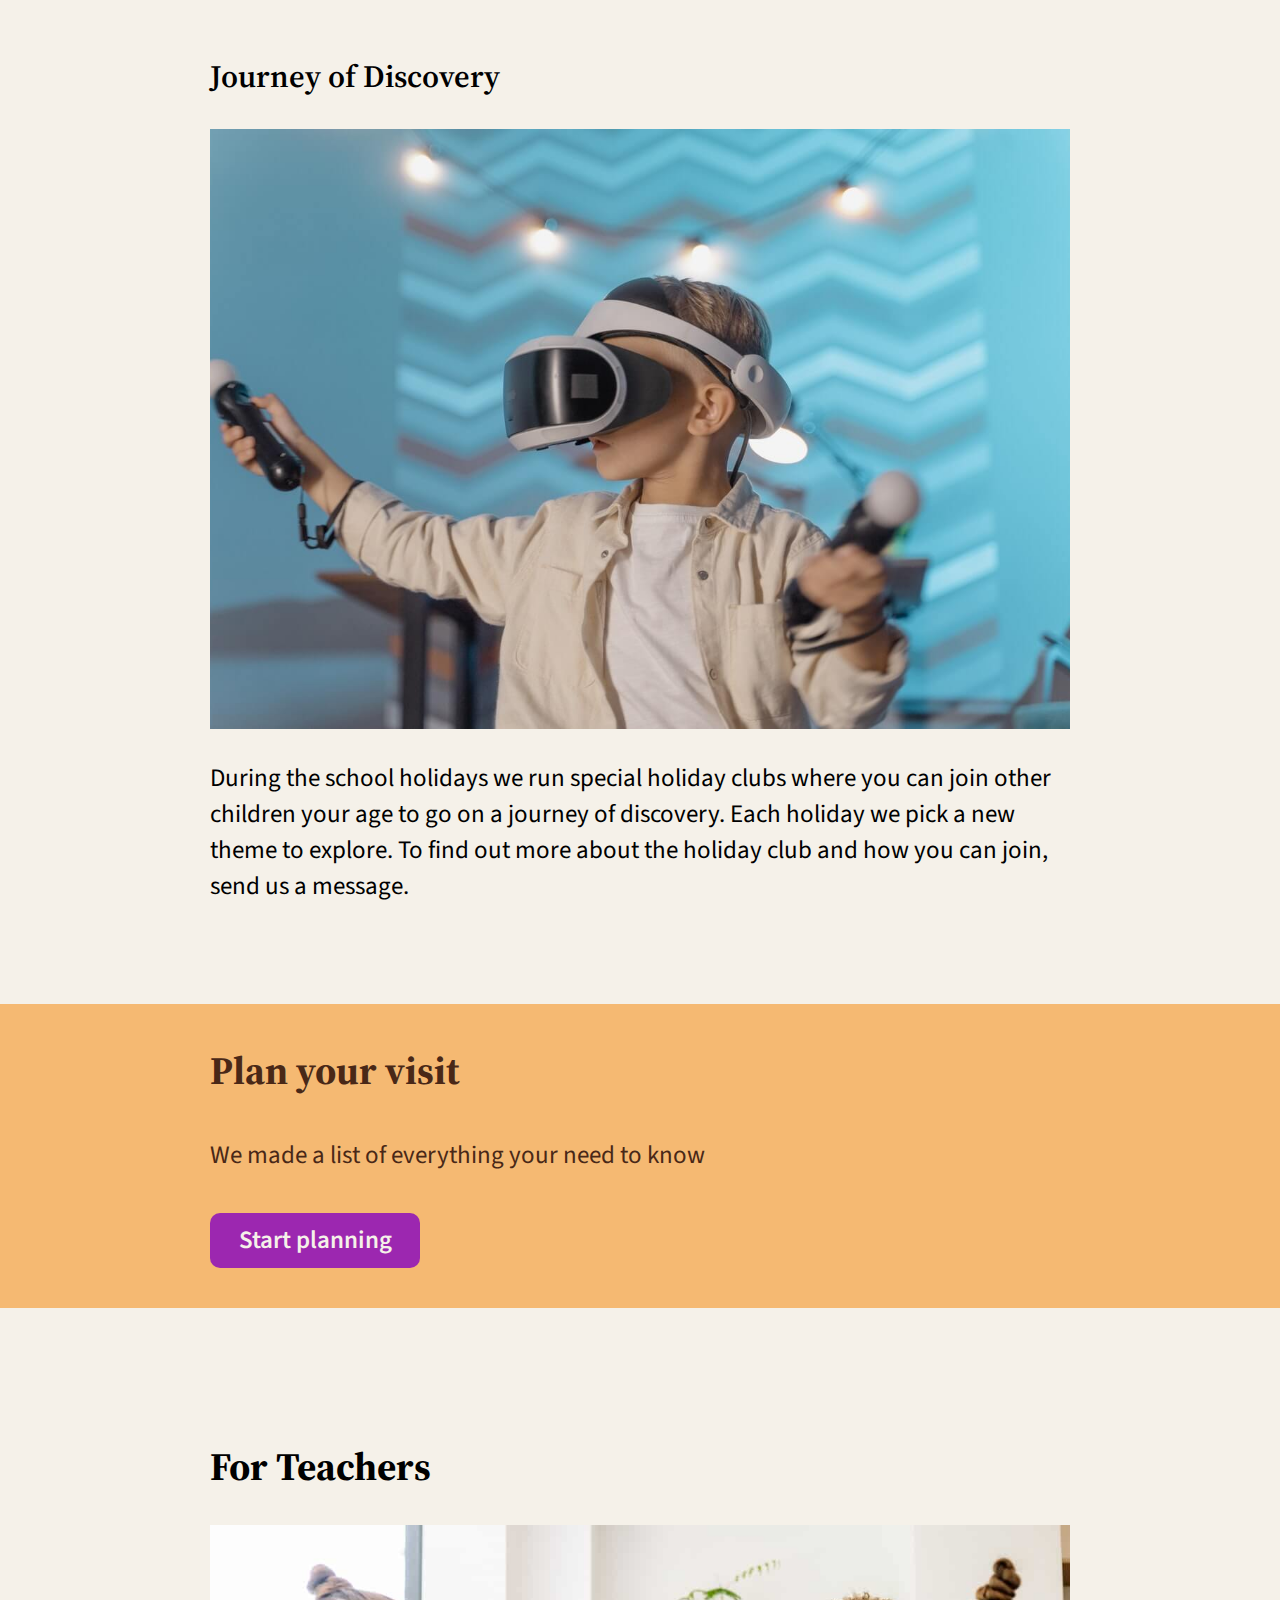
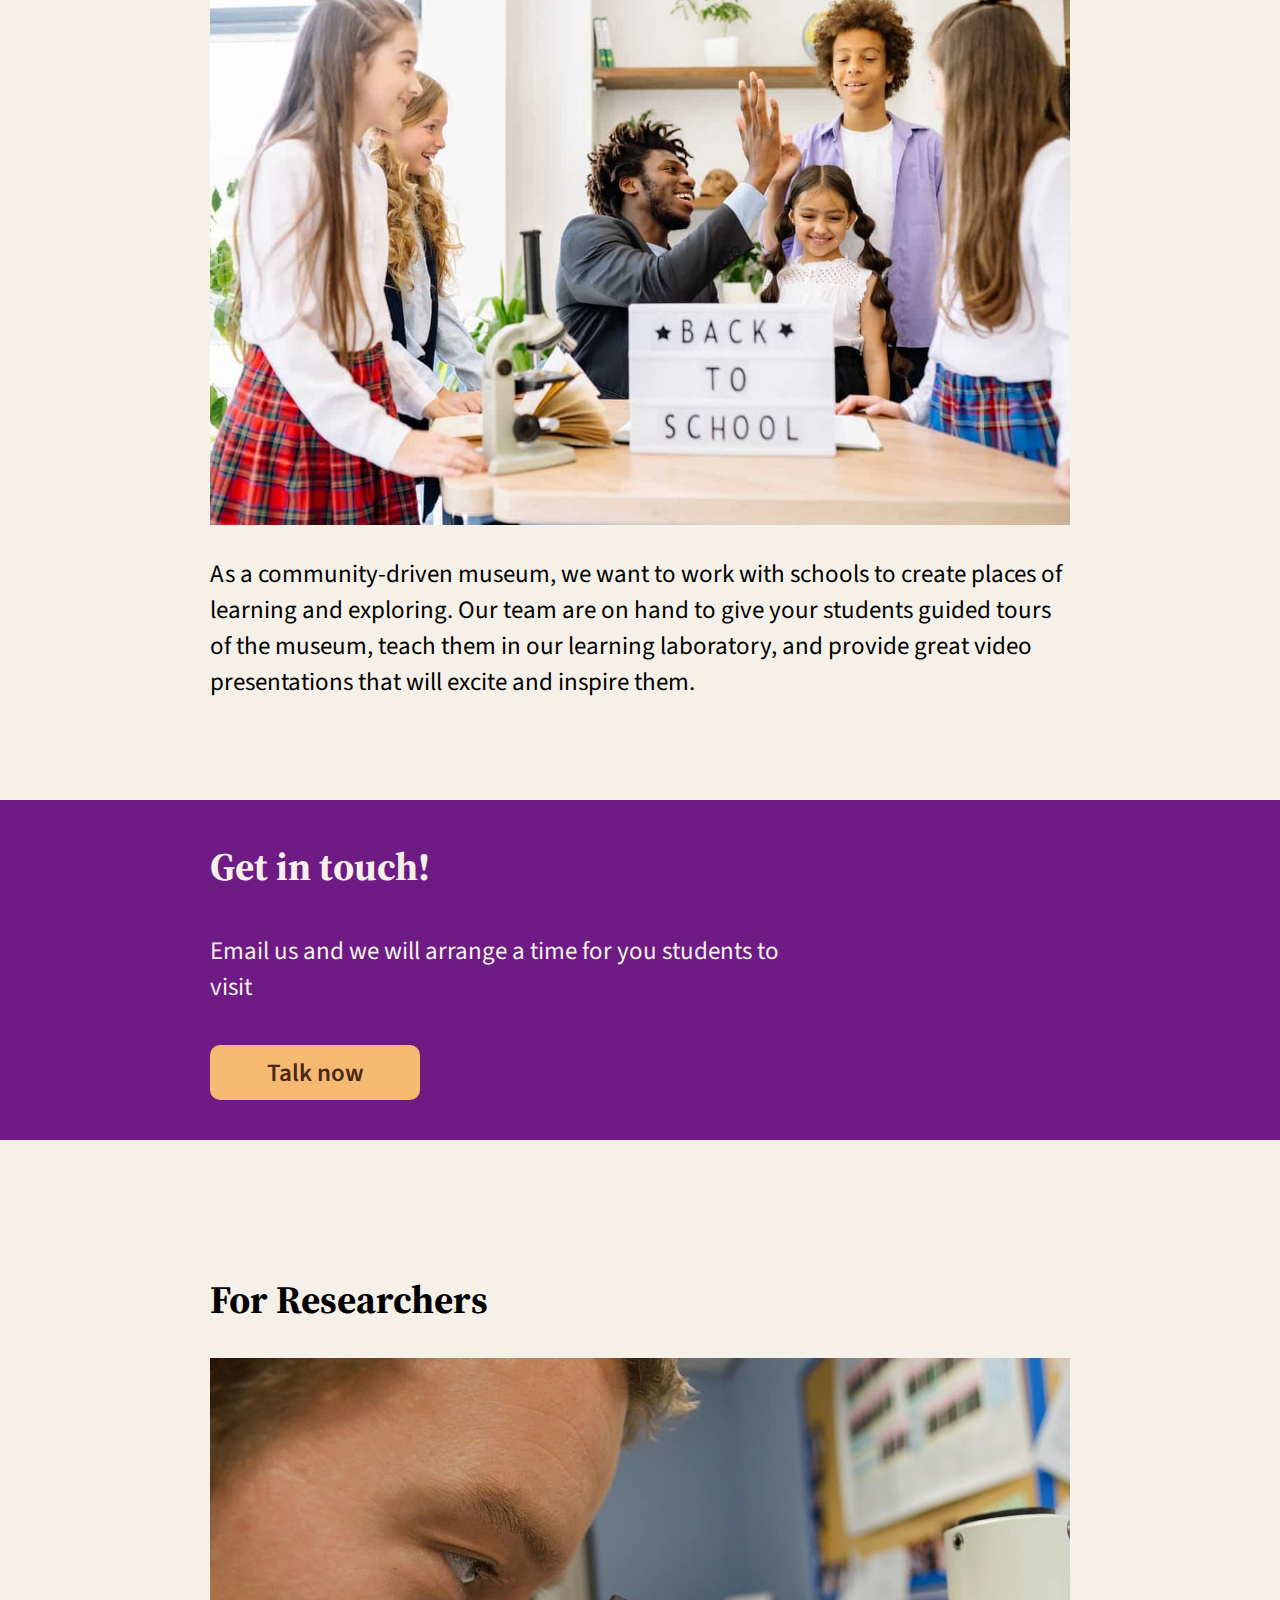
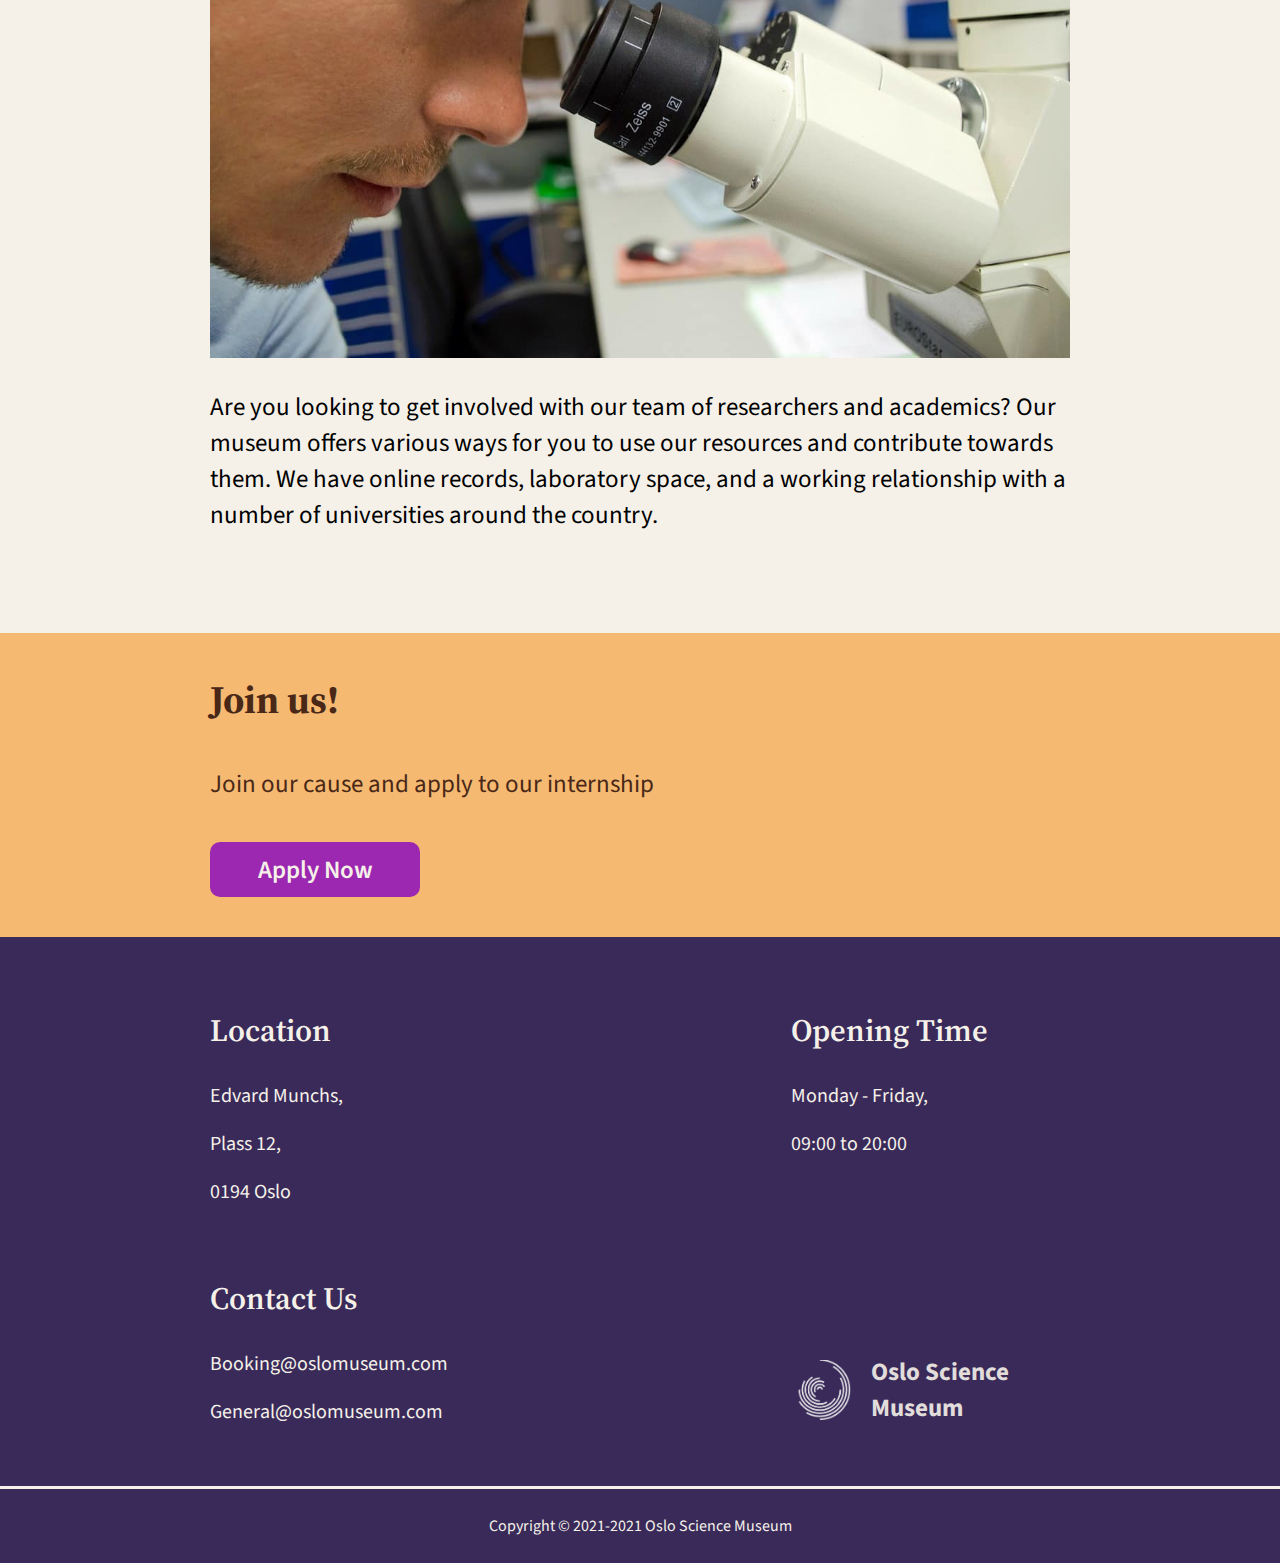
<file: explore.html>
<!DOCTYPE html>
<html lang="en">
   <head>
      <meta charset="UTF-8" />
      <meta http-equiv="X-UA-Compatible" content="IE=edge" />
      <meta name="viewport" content="width=device-width, initial-scale=1.0" />
      <meta name="description" content="Explore the areas of the Museum." />
      <meta name="keywords" content="explore, activities, kids, teachers, researchers, attractions" />
      <link rel="stylesheet" href="/css/styles.css" />
      <link rel="stylesheet" href="icons/fontawesome-free-6.0.0-web/css/all.css" />
      <title>Explore | Oslo Science Museum</title>
   </head>
   <body>
      <header class="header">
         <div class="header-container margin-center container-width-wide grid">
            <a href="index.html" class="logo-section__name flex center-y text-size-x-large">
               <div class="logo-section__img"></div>
               Oslo Science Museum
            </a>
            <nav class="header-nav">
               <ul class="header-nav__list flex">
                  <li class="header-nav__items">
                     <a href="visit.html" class="header-nav__links" aria-label="link to visit page">Visit</a>
                  </li>
                  <li class="header-nav__items">
                     <a href="explore.html" class="header-nav__links" aria-label="link to explore page">Explore</a>
                  </li>
                  <li class="header-nav__items">
                     <a href="events.html" class="header-nav__links" aria-label="link to event page">Events</a>
                  </li>
                  <li class="header-nav__items">
                     <a href="get-involved.html" class="header-nav__links" aria-label="link to get-involved page">Get involved</a>
                  </li>
                  <li class="header-nav__items">
                     <a href="contact.html" class="header-nav__links" aria-label="link to contact page">Contact</a>
                  </li>
               </ul>
            </nav>
         </div>
      </header>
      <main class="main">
         <div class="breadcrumb">
            <div class="breadcrumb__container container-width-wide margin-center flex center-y">
               <a href="Index.html" class="breadcrumb__container-link text-size-large">Home</a>
               <p class="breadcrumb__icon text-size-large"><i class="fa-solid fa-angle-right"></i></p>
               <p class="text-size-large">Explore</p>
            </div>
         </div>
         <section class="banner-section">
            <div class="banner-container-height container-width-wide margin-center padding-vertical-x2 flex center-y">
               <h1 class="banner-container__title padding-all-sides">Explore the areas of the Museum.</h1>
            </div>
         </section>
         <section class="explore-kids container-width margin-center margin-vertical">
            <div class="explore-kids-container flex center-y">
               <h2 id="kids-anchor-link" class="explore-kids-container__title">For Kids</h2>
            </div>
            <p class="text-size-x-large">Are you a young person looking to learn more about science? Come on down to our museum, there’s plenty to see and do!</p>
            <section class="margin-vertical">
               <h3 class="explore-kids-container__under-title">Newtonian Physics</h3>
               <img src="/images/explore-newtonian-2.jpg" class="explore-kids-container__img-newtonian container-width container-img-height" alt="picture of a mammoth head in the museum" />
               <p class="text-size-x-large">You can learn about Newtonian physics from our bumper swing, or why not travel back in time and meet our resident Woolly Mammoth? Our exhibits are designed to be accessible for interested minds, so make sure you come ready to learn and explore.</p>
            </section>
            <section class="margin-vertical">
               <h3 class="explore-kids-container__under-title">Young Stars Club</h3>
               <img src="/images/explore-star-club.jpg" class="explore-kids-container__img-star-club container-width container-img-height" alt="picture of a group of kids playing in the museum" />
               <p class="text-size-x-large">We also have the Young Stars club which meets once a week on a Saturday between 10:00 and 13:00 where you’ll get to explore and experiment with our team of experts.</p>
            </section>
            <section class="margin-vertical">
               <h3 class="explore-kids-container__under-title">Journey of Discovery</h3>
               <img src="/images/explore-holiday-2.jpg" class="explore-kids-container__img-holiday container-width container-img-height" alt="picture of a boy with VR glasses and controller" />
               <p class="text-size-x-large">
                  During the school holidays we run special holiday clubs where you can join other children your age to go on a journey of discovery. Each holiday we pick a new theme to explore. To find out more about the holiday club and how you can join, send us a message.
               </p>
            </section>
         </section>
         <section class="cta-highlight-box yellow-brown-color padding-vertical-x2">
            <div class="cta-highlight-box__wrapper container-width margin-center">
               <div class="cta-highlight-box__content">
                  <h2 class="cta-highlight-box__content-title">Plan your visit</h2>
                  <p class="padding-vertical-x2 text-size-x-large">We made a list of everything your need to know</p>
                  <a href="visit.html" class="cta cta--purple">Start planning</a>
               </div>
            </div>
         </section>
         <section class="explore-teacher container-width margin-center margin-vertical">
            <div class="explore-teacher-container flex center-y">
               <h2 id="teacher-anchor-link" class="explore-teacher-container__title">For Teachers</h2>
            </div>
            <img src="/images/explore-teacher.jpg" class="explore-teacher-container__img container-width container-img-height" alt="picture of a teacher have a laugh with students" />
            <p class="text-size-x-large">
               As a community-driven museum, we want to work with schools to create places of learning and exploring. Our team are on hand to give your students guided tours of the museum, teach them in our learning laboratory, and provide great video presentations that will excite and inspire them.
            </p>
         </section>
         <section class="cta-highlight-box purple-light-color padding-vertical-x2">
            <div class="cta-highlight-box__wrapper container-width margin-center">
               <div class="cta-highlight-box__content">
                  <h2 class="cta-highlight-box__content-title">Get in touch!</h2>
                  <p class="padding-vertical-x2 text-size-x-large">Email us and we will arrange a time for you students to visit</p>
                  <a href="contact.html#contact-anchor-link" class="cta cta--yellow">Talk now</a>
               </div>
            </div>
         </section>
         <section class="explore-researcher container-width margin-center margin-vertical">
            <div class="explore-researcher-container flex center-y">
               <h2 id="researchers-anchor-link" class="explore-researcher-container__title">For Researchers</h2>
            </div>
            <img src="/images/explore_for-reasearchers.jpg" class="explore-teacher-container__img container-width container-img-height" alt="picture of a researcher that is doing research" />
            <p class="text-size-x-large">
               Are you looking to get involved with our team of researchers and academics? Our museum offers various ways for you to use our resources and contribute towards them. We have online records, laboratory space, and a working relationship with a number of universities around the country.
            </p>
         </section>
         <section class="cta-highlight-box yellow-brown-color padding-vertical-x2">
            <div class="cta-highlight-box__wrapper container-width margin-center">
               <div class="cta-highlight-box__content">
                  <h2 class="cta-highlight-box__content-title">Join us!</h2>
                  <p class="padding-vertical-x2 text-size-x-large">Join our cause and apply to our internship</p>
                  <a href="contact.html#contact-anchor-link" class="cta cta--purple">Apply Now</a>
               </div>
            </div>
         </section>
      </main>
      <footer class="footer">
         <section class="footer-section container-width margin-center padding-vertical-x2 grid center-x">
            <div class="footer-section__location">
               <h3>Location</h3>
               <p class="text-size-large">Edvard Munchs,</p>
               <p class="text-size-large">Plass 12,</p>
               <p class="text-size-large">0194 Oslo</p>
            </div>
            <div class="footer-section__opening-time">
               <h3>Opening Time</h3>
               <p class="text-size-large">Monday - Friday,</p>
               <p class="text-size-large">09:00 to 20:00</p>
            </div>
            <div class="footer-section__contact">
               <h3>Contact Us</h3>
               <p class="text-size-large">Booking@oslomuseum.com</p>
               <p class="text-size-large">General@oslomuseum.com</p>
            </div>
            <div class="footer-section__logo-container">
               <div class="logo-section">
                  <a href="index.html" class="logo-section__name flex center-y text-size-x-large">
                     <div class="logo-section__img"></div>
                     Oslo Science Museum
                  </a>
               </div>
            </div>
         </section>
         <div class="footer-section-copyright">
            <p class="text-size-small center-text">Copyright &copy; 2021-2021 Oslo Science Museum</p>
         </div>
      </footer>
      <div class="sticky-nav">
         <div class="container-width-wide margin-center flex">
            <a href="visit.html" class="sticky-nav__link-btn sticky-nav__link-btn--border flex center-x center-y">
               <i class="fa-solid fa-map-location-dot"></i>
               <p class="text-size-small">Visit</p>
            </a>
            <a href="explore.html" class="sticky-nav__link-btn flex center-x center-y">
               <i class="fa-solid fa-book-open-reader"></i>
               <p class="text-size-small">Explore</p>
            </a>
            <a href="events.html" class="sticky-nav__link-btn flex center-x center-y">
               <i class="fa-solid fa-star"></i>
               <p class="text-size-small">Events</p>
            </a>
            <div class="sticky-nav__menu-btn flex center-x center-y">
               <label for="checkbox-on-off" class="sticky-nav__menu-btn-label flex center-y text-size-small">
                  <i class="sticky-nav__menu-btn-icon fa-solid fa-bars"></i>
                  menu
               </label>
               <input type="checkbox" name="checkbox" id="checkbox-on-off" class="sticky-nav__menu-btn-checkbox" />
               <div class="sticky-menu-open container-width-wide padding-all-sides">
                  <nav class="sticky-menu-open__nav">
                     <ul class="sticky-menu-open__list">
                        <li class="sticky-menu-open__item-category">
                           <a href="visit.html" class="sticky-menu-open__link text-size-xx-large">Visit</a>
                        </li>
                        <li class="sticky-menu-open__item-category">
                           <a href="explore.html" class="sticky-menu-open__link text-size-xx-large">Explore</a>
                        </li>
                        <li class="sticky-menu-open__item-category">
                           <a href="events.html" class="sticky-menu-open__link text-size-xx-large">Events</a>
                        </li>
                        <li class="sticky-menu-open__item-category">
                           <a href="get-involved.html" class="sticky-menu-open__link text-size-xx-large">Get Involved</a>
                        </li>
                        <li class="sticky-menu-open__item-category">
                           <a href="contact.html" class="sticky-menu-open__link text-size-xx-large">Contact Us</a>
                        </li>
                     </ul>
                  </nav>
               </div>
            </div>
         </div>
      </div>
   </body>
</html>
</file>
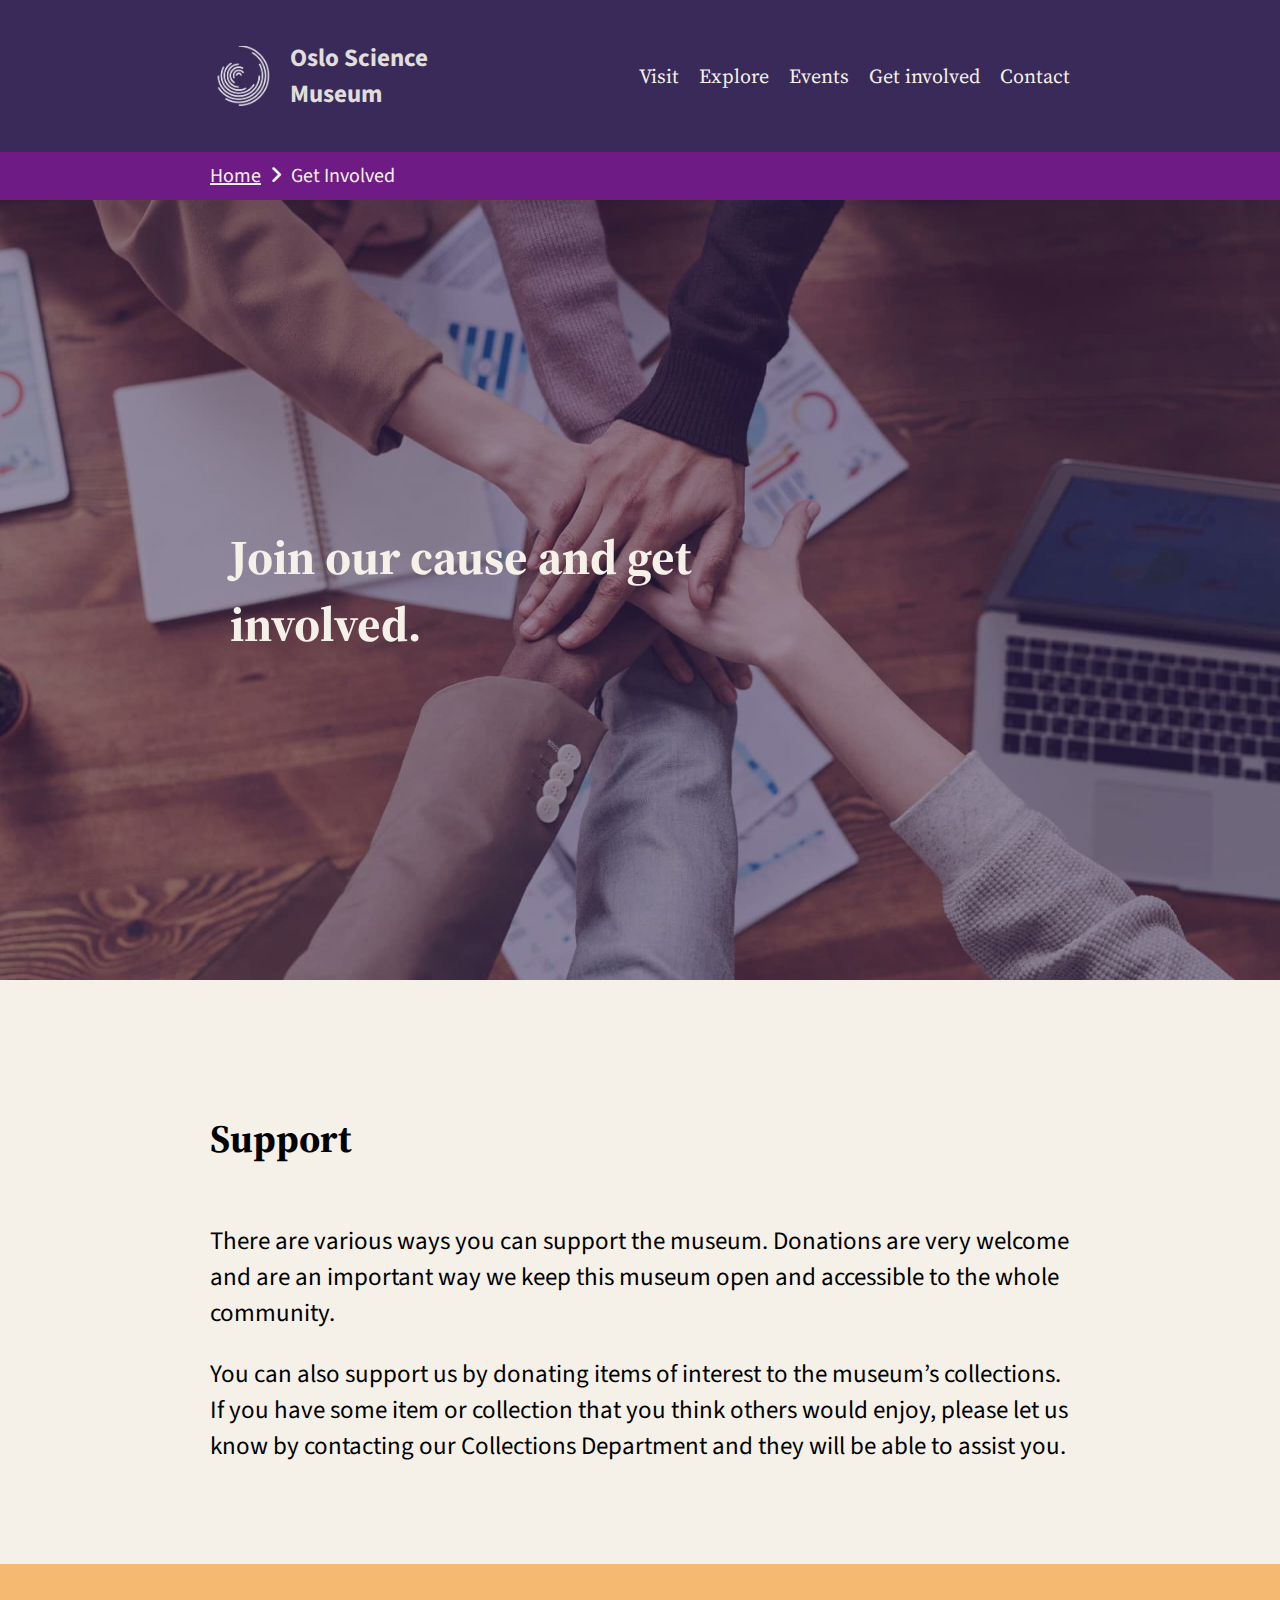
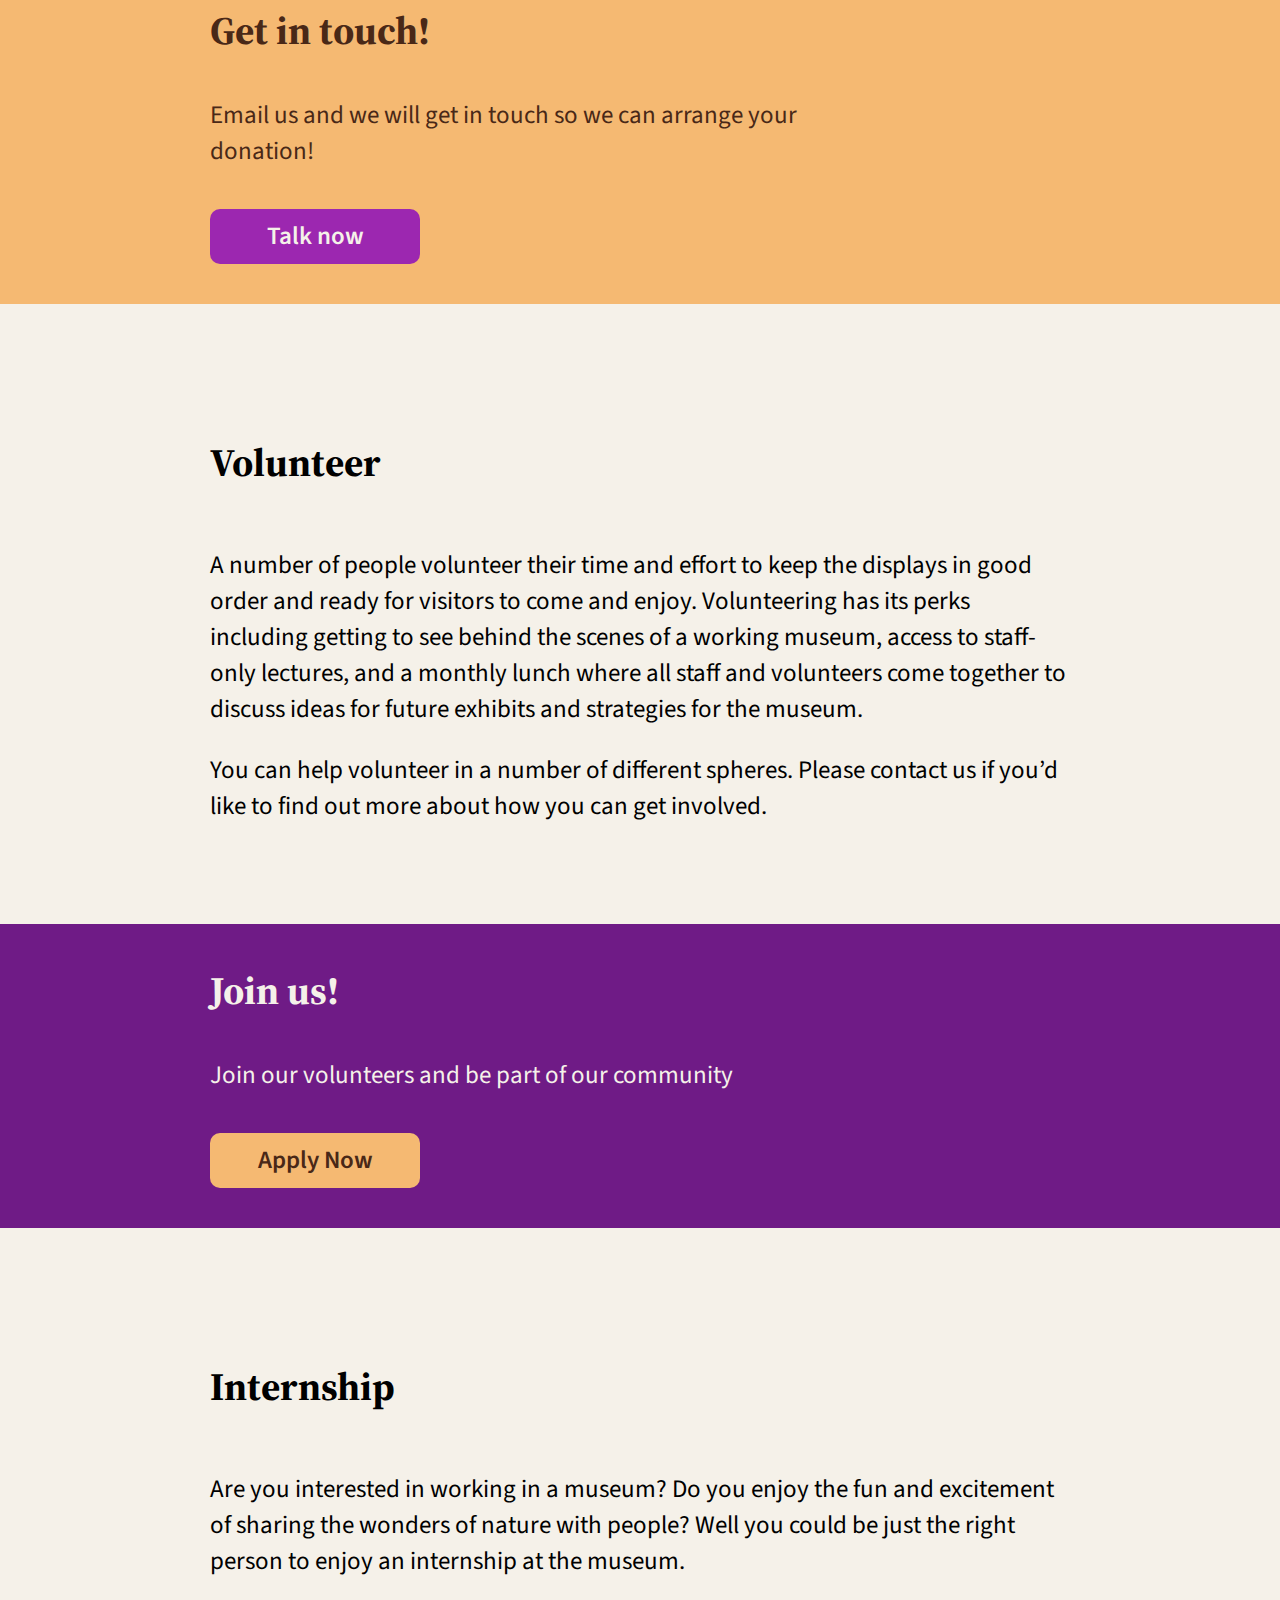
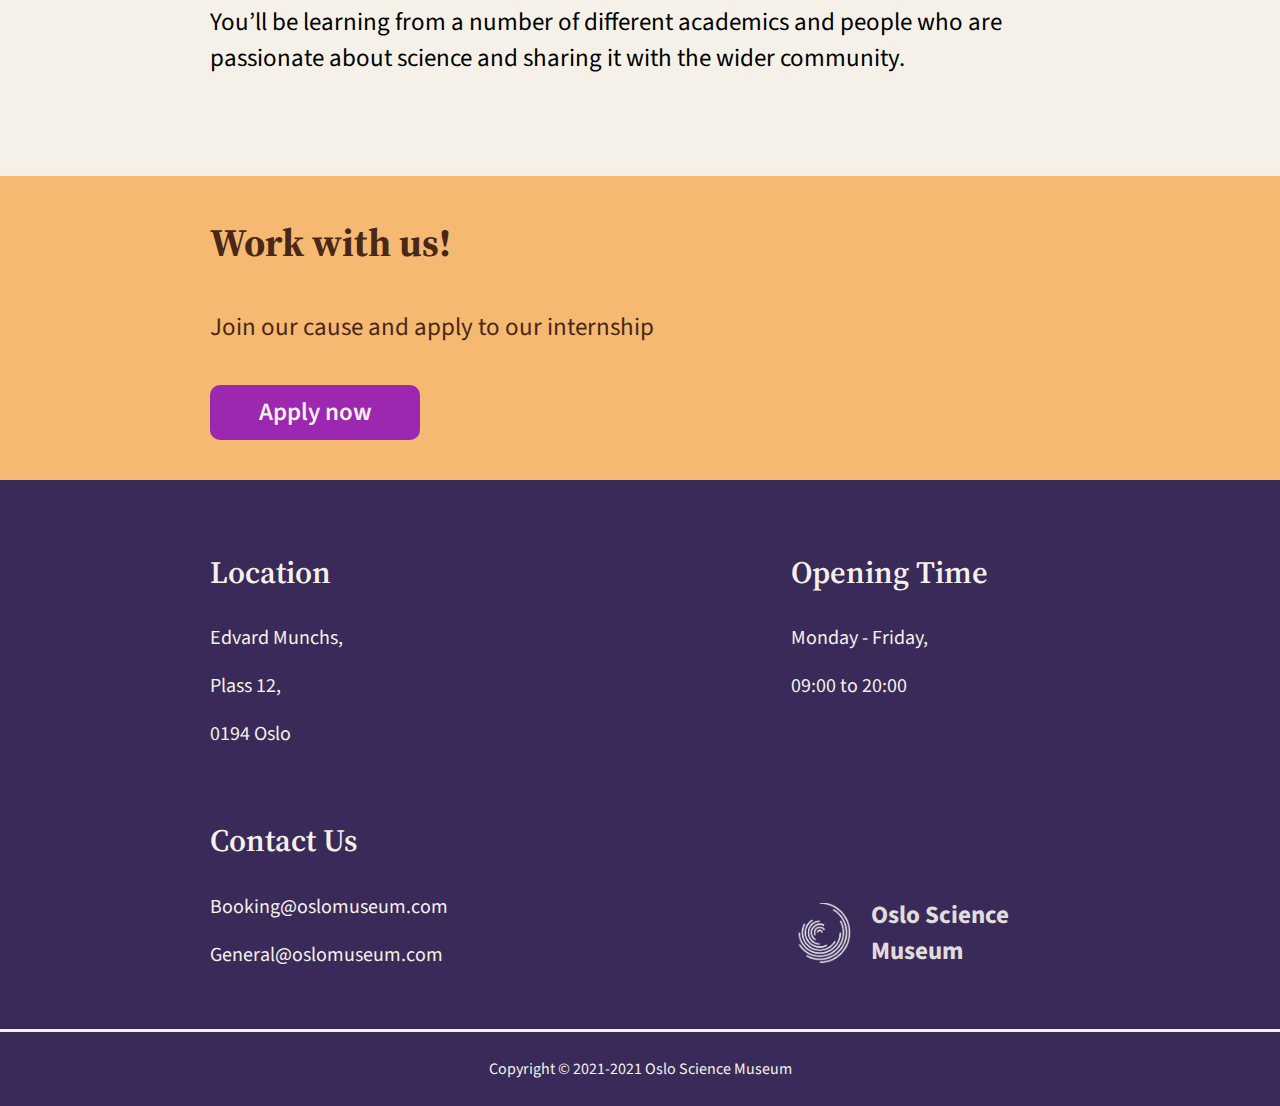
<file: get-involved.html>
<!DOCTYPE html>
<html lang="en">
   <head>
      <meta charset="UTF-8" />
      <meta http-equiv="X-UA-Compatible" content="IE=edge" />
      <meta name="viewport" content="width=device-width, initial-scale=1.0" />
      <meta name="description" content="Join our cause and get involved." />
      <meta name="keywords" content="join, contribute, volunteer, internship, donation, support" />
      <link rel="stylesheet" href="/css/styles.css" />
      <link rel="stylesheet" href="icons/fontawesome-free-6.0.0-web/css/all.css" />
      <title>Get involved | Oslo Science Museum</title>
   </head>
   <body>
      <header class="header">
         <div class="header-container margin-center container-width-wide grid">
            <a href="index.html" class="logo-section__name flex center-y text-size-x-large">
               <div class="logo-section__img"></div>
               Oslo Science Museum
            </a>
            <nav class="header-nav">
               <ul class="header-nav__list flex">
                  <li class="header-nav__items">
                     <a href="visit.html" class="header-nav__links" aria-label="link to visit page">Visit</a>
                  </li>
                  <li class="header-nav__items">
                     <a href="explore.html" class="header-nav__links" aria-label="link to explore page">Explore</a>
                  </li>
                  <li class="header-nav__items">
                     <a href="events.html" class="header-nav__links" aria-label="link to event page">Events</a>
                  </li>
                  <li class="header-nav__items">
                     <a href="get-involved.html" class="header-nav__links" aria-label="link to get-involved page">Get involved</a>
                  </li>
                  <li class="header-nav__items">
                     <a href="contact.html" class="header-nav__links" aria-label="link to contact page">Contact</a>
                  </li>
               </ul>
            </nav>
         </div>
      </header>
      <main class="main">
         <div class="breadcrumb">
            <div class="breadcrumb__container container-width-wide margin-center flex center-y">
               <a href="Index.html" class="breadcrumb__container-link text-size-large">Home</a>
               <p class="breadcrumb__icon text-size-large"><i class="fa-solid fa-angle-right"></i></p>
               <p class="text-size-large">Get Involved</p>
            </div>
         </div>
         <section class="banner-section banner-section-img--get-involved">
            <div class="banner-container-height container-width-wide margin-center padding-vertical-x2 flex center-y">
               <h1 class="banner-container__title padding-all-sides">Join our cause and get involved.</h1>
            </div>
         </section>
         <section class="get-involved-support container-width margin-center margin-vertical">
            <div class="get-involved-support-container flex center-y">
               <h2 id="support-anchor-link" class="explore-kids-container__title">Support</h2>
            </div>
            <p class="text-size-x-large">There are various ways you can support the museum. Donations are very welcome and are an important way we keep this museum open and accessible to the whole community.</p>
            <p class="text-size-x-large">You can also support us by donating items of interest to the museum’s collections. If you have some item or collection that you think others would enjoy, please let us know by contacting our Collections Department and they will be able to assist you.</p>
         </section>
         <section class="cta-highlight-box yellow-brown-color padding-vertical-x2">
            <div class="cta-highlight-box__wrapper container-width margin-center">
               <div class="cta-highlight-box__content">
                  <h2 class="cta-highlight-box__content-title">Get in touch!</h2>
                  <p class="padding-vertical-x2 text-size-x-large">Email us and we will get in touch so we can arrange your donation!</p>
                  <a href="contact.html#contact-anchor-link" class="cta cta--purple">Talk now</a>
               </div>
            </div>
         </section>
         <section class="get-involved-volunteer container-width margin-center margin-vertical">
            <div class="get-involved-volunteer-container flex center-y">
               <h2 class="explore-kids-container__title">Volunteer</h2>
            </div>
            <p class="text-size-x-large">
               A number of people volunteer their time and effort to keep the displays in good order and ready for visitors to come and enjoy. Volunteering has its perks including getting to see behind the scenes of a working museum, access to staff-only lectures, and a monthly lunch where all staff
               and volunteers come together to discuss ideas for future exhibits and strategies for the museum.
            </p>
            <p class="text-size-x-large">You can help volunteer in a number of different spheres. Please contact us if you’d like to find out more about how you can get involved.</p>
         </section>
         <section class="cta-highlight-box purple-light-color padding-vertical-x2">
            <div class="cta-highlight-box__wrapper container-width margin-center">
               <div class="cta-highlight-box__content">
                  <h2 class="cta-highlight-box__content-title">Join us!</h2>
                  <p class="padding-vertical-x2 text-size-x-large">Join our volunteers and be part of our community</p>
                  <a href="contact.html#contact-anchor-link" class="cta cta--yellow">Apply Now</a>
               </div>
            </div>
         </section>
         <section class="get-involved-volunteer container-width margin-center margin-vertical">
            <div class="get-involved-volunteer-container flex center-y">
               <h2 class="explore-kids-container__title">Internship</h2>
            </div>
            <p class="text-size-x-large">Are you interested in working in a museum? Do you enjoy the fun and excitement of sharing the wonders of nature with people? Well you could be just the right person to enjoy an internship at the museum.</p>
            <p class="text-size-x-large">You’ll be learning from a number of different academics and people who are passionate about science and sharing it with the wider community.</p>
         </section>
         <section class="cta-highlight-box yellow-brown-color padding-vertical-x2">
            <div class="cta-highlight-box__wrapper container-width margin-center">
               <div class="cta-highlight-box__content">
                  <h2 class="cta-highlight-box__content-title">Work with us!</h2>
                  <p class="padding-vertical-x2 text-size-x-large">Join our cause and apply to our internship</p>
                  <a href="contact.html#contact-anchor-link" class="cta cta--purple">Apply now</a>
               </div>
            </div>
         </section>
      </main>
      <footer class="footer">
         <section class="footer-section container-width margin-center padding-vertical-x2 grid center-x">
            <div class="footer-section__location">
               <h3>Location</h3>
               <p class="text-size-large">Edvard Munchs,</p>
               <p class="text-size-large">Plass 12,</p>
               <p class="text-size-large">0194 Oslo</p>
            </div>
            <div class="footer-section__opening-time">
               <h3>Opening Time</h3>
               <p class="text-size-large">Monday - Friday,</p>
               <p class="text-size-large">09:00 to 20:00</p>
            </div>
            <div class="footer-section__contact">
               <h3>Contact Us</h3>
               <p class="text-size-large">Booking@oslomuseum.com</p>
               <p class="text-size-large">General@oslomuseum.com</p>
            </div>
            <div class="footer-section__logo-container">
               <div class="logo-section">
                  <a href="index.html" class="logo-section__name flex center-y text-size-x-large">
                     <div class="logo-section__img"></div>
                     Oslo Science Museum
                  </a>
               </div>
            </div>
         </section>
         <div class="footer-section-copyright">
            <p class="text-size-small center-text">Copyright &copy; 2021-2021 Oslo Science Museum</p>
         </div>
      </footer>
      <div class="sticky-nav">
         <div class="container-width-wide margin-center flex">
            <a href="visit.html" class="sticky-nav__link-btn sticky-nav__link-btn--border flex center-x center-y">
               <i class="fa-solid fa-map-location-dot"></i>
               <p class="text-size-small">Visit</p>
            </a>
            <a href="explore.html" class="sticky-nav__link-btn flex center-x center-y">
               <i class="fa-solid fa-book-open-reader"></i>
               <p class="text-size-small">Explore</p>
            </a>
            <a href="events.html" class="sticky-nav__link-btn flex center-x center-y">
               <i class="fa-solid fa-star"></i>
               <p class="text-size-small">Events</p>
            </a>
            <div class="sticky-nav__menu-btn flex center-x center-y">
               <label for="checkbox-on-off" class="sticky-nav__menu-btn-label flex center-y text-size-small">
                  <i class="sticky-nav__menu-btn-icon fa-solid fa-bars"></i>
                  menu
               </label>
               <input type="checkbox" name="checkbox" id="checkbox-on-off" class="sticky-nav__menu-btn-checkbox" />
               <div class="sticky-menu-open container-width-wide padding-all-sides">
                  <nav class="sticky-menu-open__nav">
                     <ul class="sticky-menu-open__list">
                        <li class="sticky-menu-open__item-category">
                           <a href="visit.html" class="sticky-menu-open__link text-size-xx-large">Visit</a>
                        </li>
                        <li class="sticky-menu-open__item-category">
                           <a href="explore.html" class="sticky-menu-open__link text-size-xx-large">Explore</a>
                        </li>
                        <li class="sticky-menu-open__item-category">
                           <a href="events.html" class="sticky-menu-open__link text-size-xx-large">Events</a>
                        </li>
                        <li class="sticky-menu-open__item-category">
                           <a href="get-involved.html" class="sticky-menu-open__link text-size-xx-large">Get Involved</a>
                        </li>
                        <li class="sticky-menu-open__item-category">
                           <a href="contact.html" class="sticky-menu-open__link text-size-xx-large">Contact Us</a>
                        </li>
                     </ul>
                  </nav>
               </div>
            </div>
         </div>
      </div>
   </body>
</html>
</file>
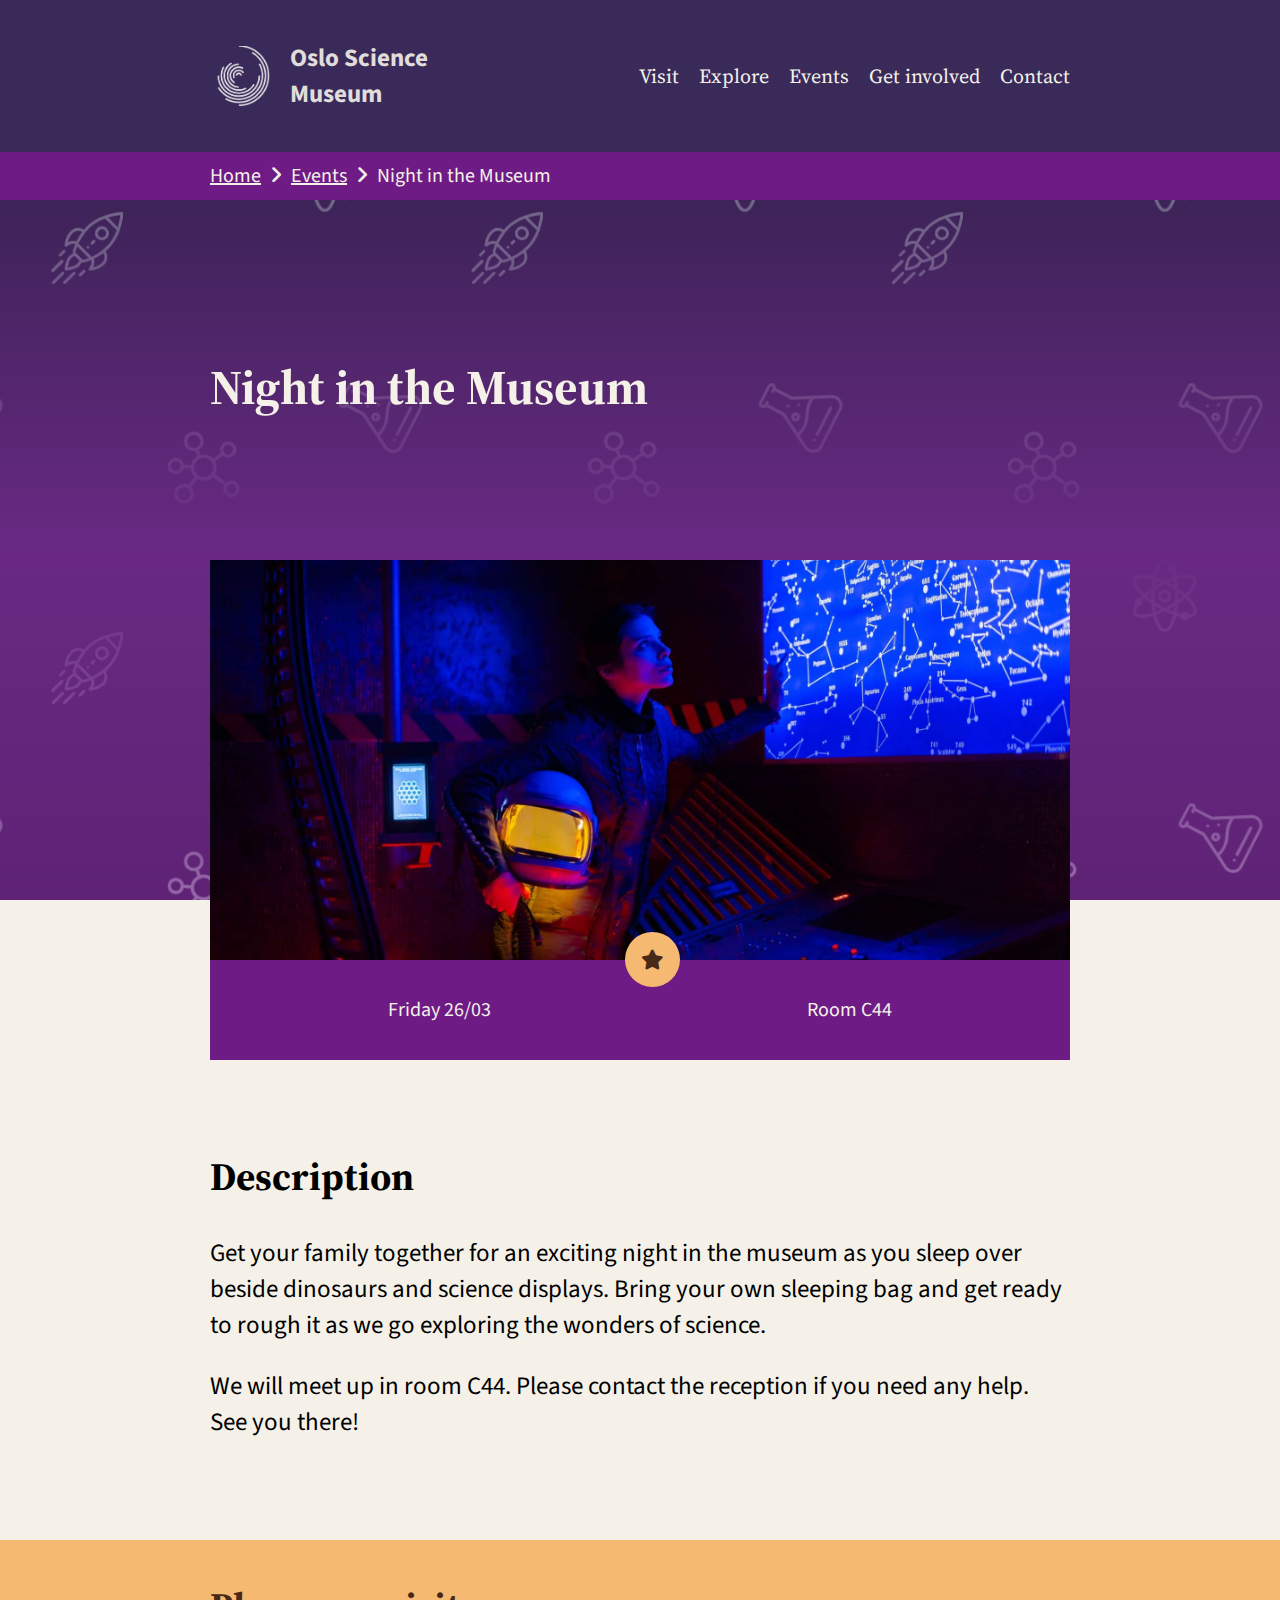
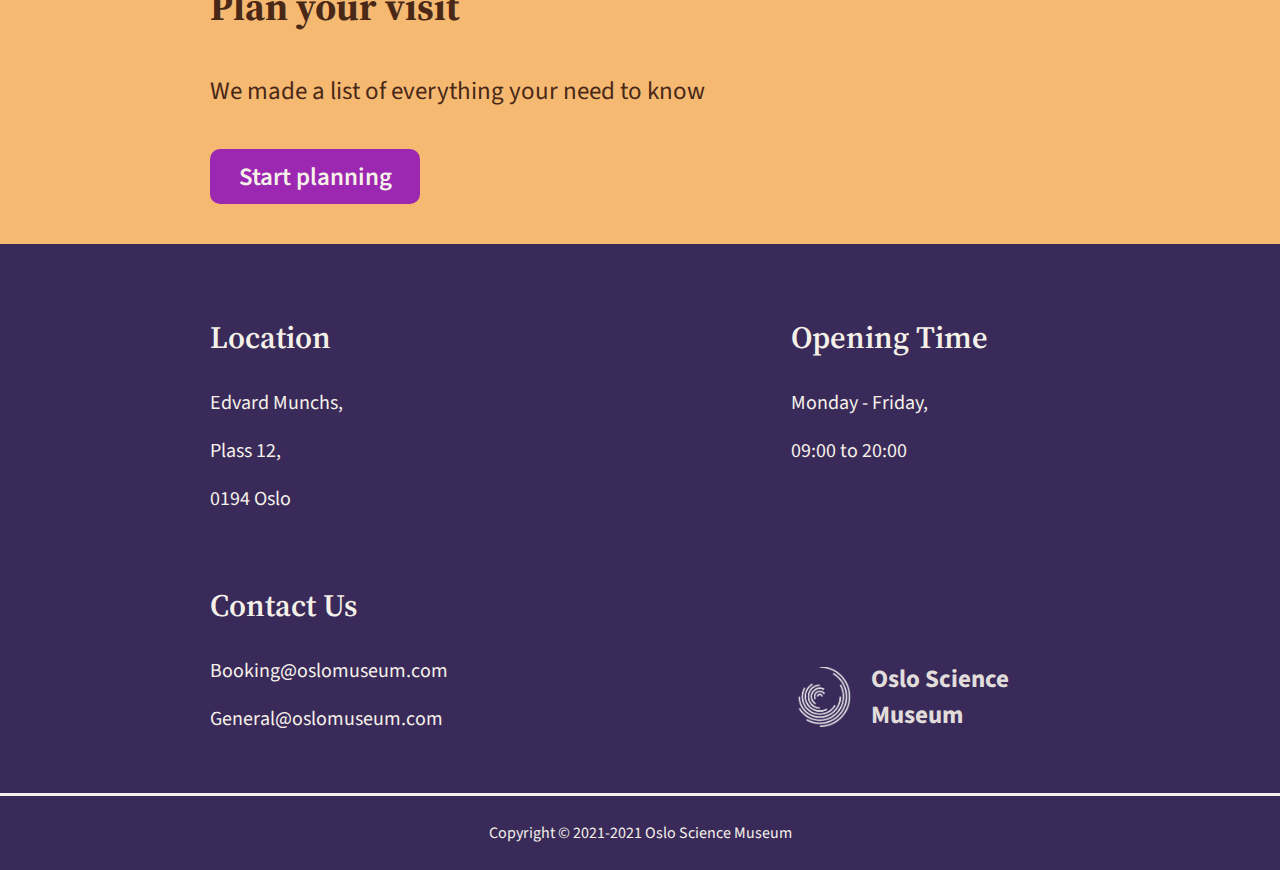
<file: single-event.html>
<!DOCTYPE html>
<html lang="en">
   <head>
      <meta charset="UTF-8" />
      <meta http-equiv="X-UA-Compatible" content="IE=edge" />
      <meta name="viewport" content="width=device-width, initial-scale=1.0" />
      <meta name="description" content="New upcoming event, Night in the Museum. Join Now!" />
      <meta name="keywords" content="join, event, sleepover, family, museum, night, discovery" />
      <link rel="stylesheet" href="css/styles.css" />
      <link rel="stylesheet" href="icons/fontawesome-free-6.0.0-web/css/all.css" />
      <title>Night in the Museum | Oslo Science Museum</title>
   </head>
   <body>
      <header class="header">
         <div class="header-container margin-center container-width-wide grid">
            <a href="index.html" class="logo-section__name flex center-y text-size-x-large">
               <div class="logo-section__img"></div>
               Oslo Science Museum
            </a>
            <nav class="header-nav">
               <ul class="header-nav__list flex">
                  <li class="header-nav__items">
                     <a href="visit.html" class="header-nav__links" aria-label="link to visit page">Visit</a>
                  </li>
                  <li class="header-nav__items">
                     <a href="explore.html" class="header-nav__links" aria-label="link to explore page">Explore</a>
                  </li>
                  <li class="header-nav__items">
                     <a href="events.html" class="header-nav__links" aria-label="link to event page">Events</a>
                  </li>
                  <li class="header-nav__items">
                     <a href="get-involved.html" class="header-nav__links" aria-label="link to get-involved page">Get involved</a>
                  </li>
                  <li class="header-nav__items">
                     <a href="contact.html" class="header-nav__links" aria-label="link to contact page">Contact</a>
                  </li>
               </ul>
            </nav>
         </div>
      </header>
      <main class="main">
         <div class="breadcrumb">
            <div class="breadcrumb__container container-width-wide margin-center flex center-y">
               <a href="Index.html" class="breadcrumb__container-link text-size-large">Home</a>
               <p class="breadcrumb__icon text-size-large"><i class="fa-solid fa-angle-right"></i></p>
               <a href="Events.html" class="breadcrumb__container-link text-size-large">Events</a>
               <p class="breadcrumb__icon text-size-large"><i class="fa-solid fa-angle-right"></i></p>
               <p class="text-size-large">Night in the Museum</p>
            </div>
         </div>
         <section class="banner-section">
            <div class="banner-container-height container-width-wide margin-center flex">
               <h1 class="banner-section-title--single-event">Night in the Museum</h1>
            </div>
         </section>
         <div class="single-event-parent-container flex center-x">
            <div class="single-event-container container-width">
               <div class="single-event-container__img"></div>
               <div class="single-event-container__content purple-light-color flex center-y">
                  <div class="icon-field--single-event flex center-x center-y">
                     <i class="fa-solid fa-star"></i>
                  </div>
                  <p class="event-cta-card__date--single-event text-size-large">Friday 26/03</p>
                  <p class="event-cta-card__date--single-event text-size-large">Room C44</p>
               </div>
            </div>
         </div>
         <section class="single-event-description container-width margin-center">
            <h2>Description</h2>
            <p class="text-size-x-large">Get your family together for an exciting night in the museum as you sleep over beside dinosaurs and science displays. Bring your own sleeping bag and get ready to rough it as we go exploring the wonders of science.</p>
            <p class="text-size-x-large">We will meet up in room C44. Please contact the reception if you need any help. See you there!</p>
         </section>
         <section class="cta-highlight-box yellow-brown-color padding-vertical-x2 cta-highlight-box--single-event">
            <div class="cta-highlight-box__wrapper container-width margin-center">
               <div class="cta-highlight-box__content">
                  <h2 class="cta-highlight-box__content-title">Plan your visit</h2>
                  <p class="padding-vertical-x2 text-size-x-large">We made a list of everything your need to know</p>
                  <a href="visit.html" class="cta cta--purple">Start planning</a>
               </div>
            </div>
         </section>
      </main>
      <footer class="footer">
         <section class="footer-section container-width margin-center padding-vertical-x2 grid center-x">
            <div class="footer-section__location">
               <h3>Location</h3>
               <p class="text-size-large">Edvard Munchs,</p>
               <p class="text-size-large">Plass 12,</p>
               <p class="text-size-large">0194 Oslo</p>
            </div>
            <div class="footer-section__opening-time">
               <h3>Opening Time</h3>
               <p class="text-size-large">Monday - Friday,</p>
               <p class="text-size-large">09:00 to 20:00</p>
            </div>
            <div class="footer-section__contact">
               <h3>Contact Us</h3>
               <p class="text-size-large">Booking@oslomuseum.com</p>
               <p class="text-size-large">General@oslomuseum.com</p>
            </div>
            <div class="footer-section__logo-container">
               <div class="logo-section">
                  <a href="index.html" class="logo-section__name flex center-y text-size-x-large">
                     <div class="logo-section__img"></div>
                     Oslo Science Museum
                  </a>
               </div>
            </div>
         </section>
         <div class="footer-section-copyright">
            <p class="text-size-small center-text">Copyright &copy; 2021-2021 Oslo Science Museum</p>
         </div>
      </footer>
      <div class="sticky-nav">
         <div class="container-width-wide margin-center flex">
            <a href="visit.html" class="sticky-nav__link-btn sticky-nav__link-btn--border flex center-x center-y">
               <i class="fa-solid fa-map-location-dot"></i>
               <p class="text-size-small">Visit</p>
            </a>
            <a href="explore.html" class="sticky-nav__link-btn flex center-x center-y">
               <i class="fa-solid fa-book-open-reader"></i>
               <p class="text-size-small">Explore</p>
            </a>
            <a href="events.html" class="sticky-nav__link-btn flex center-x center-y">
               <i class="fa-solid fa-star"></i>
               <p class="text-size-small">Events</p>
            </a>
            <div class="sticky-nav__menu-btn flex center-x center-y">
               <label for="checkbox-on-off" class="sticky-nav__menu-btn-label flex center-y text-size-small">
                  <i class="sticky-nav__menu-btn-icon fa-solid fa-bars"></i>
                  menu
               </label>
               <input type="checkbox" name="checkbox" id="checkbox-on-off" class="sticky-nav__menu-btn-checkbox" />
               <div class="sticky-menu-open container-width-wide padding-all-sides">
                  <nav class="sticky-menu-open__nav">
                     <ul class="sticky-menu-open__list">
                        <li class="sticky-menu-open__item-category">
                           <a href="visit.html" class="sticky-menu-open__link text-size-xx-large">Visit</a>
                        </li>
                        <li class="sticky-menu-open__item-category">
                           <a href="explore.html" class="sticky-menu-open__link text-size-xx-large">Explore</a>
                        </li>
                        <li class="sticky-menu-open__item-category">
                           <a href="events.html" class="sticky-menu-open__link text-size-xx-large">Events</a>
                        </li>
                        <li class="sticky-menu-open__item-category">
                           <a href="get-involved.html" class="sticky-menu-open__link text-size-xx-large">Get Involved</a>
                        </li>
                        <li class="sticky-menu-open__item-category">
                           <a href="contact.html" class="sticky-menu-open__link text-size-xx-large">Contact Us</a>
                        </li>
                     </ul>
                  </nav>
               </div>
            </div>
         </div>
      </div>
   </body>
</html>
</file>
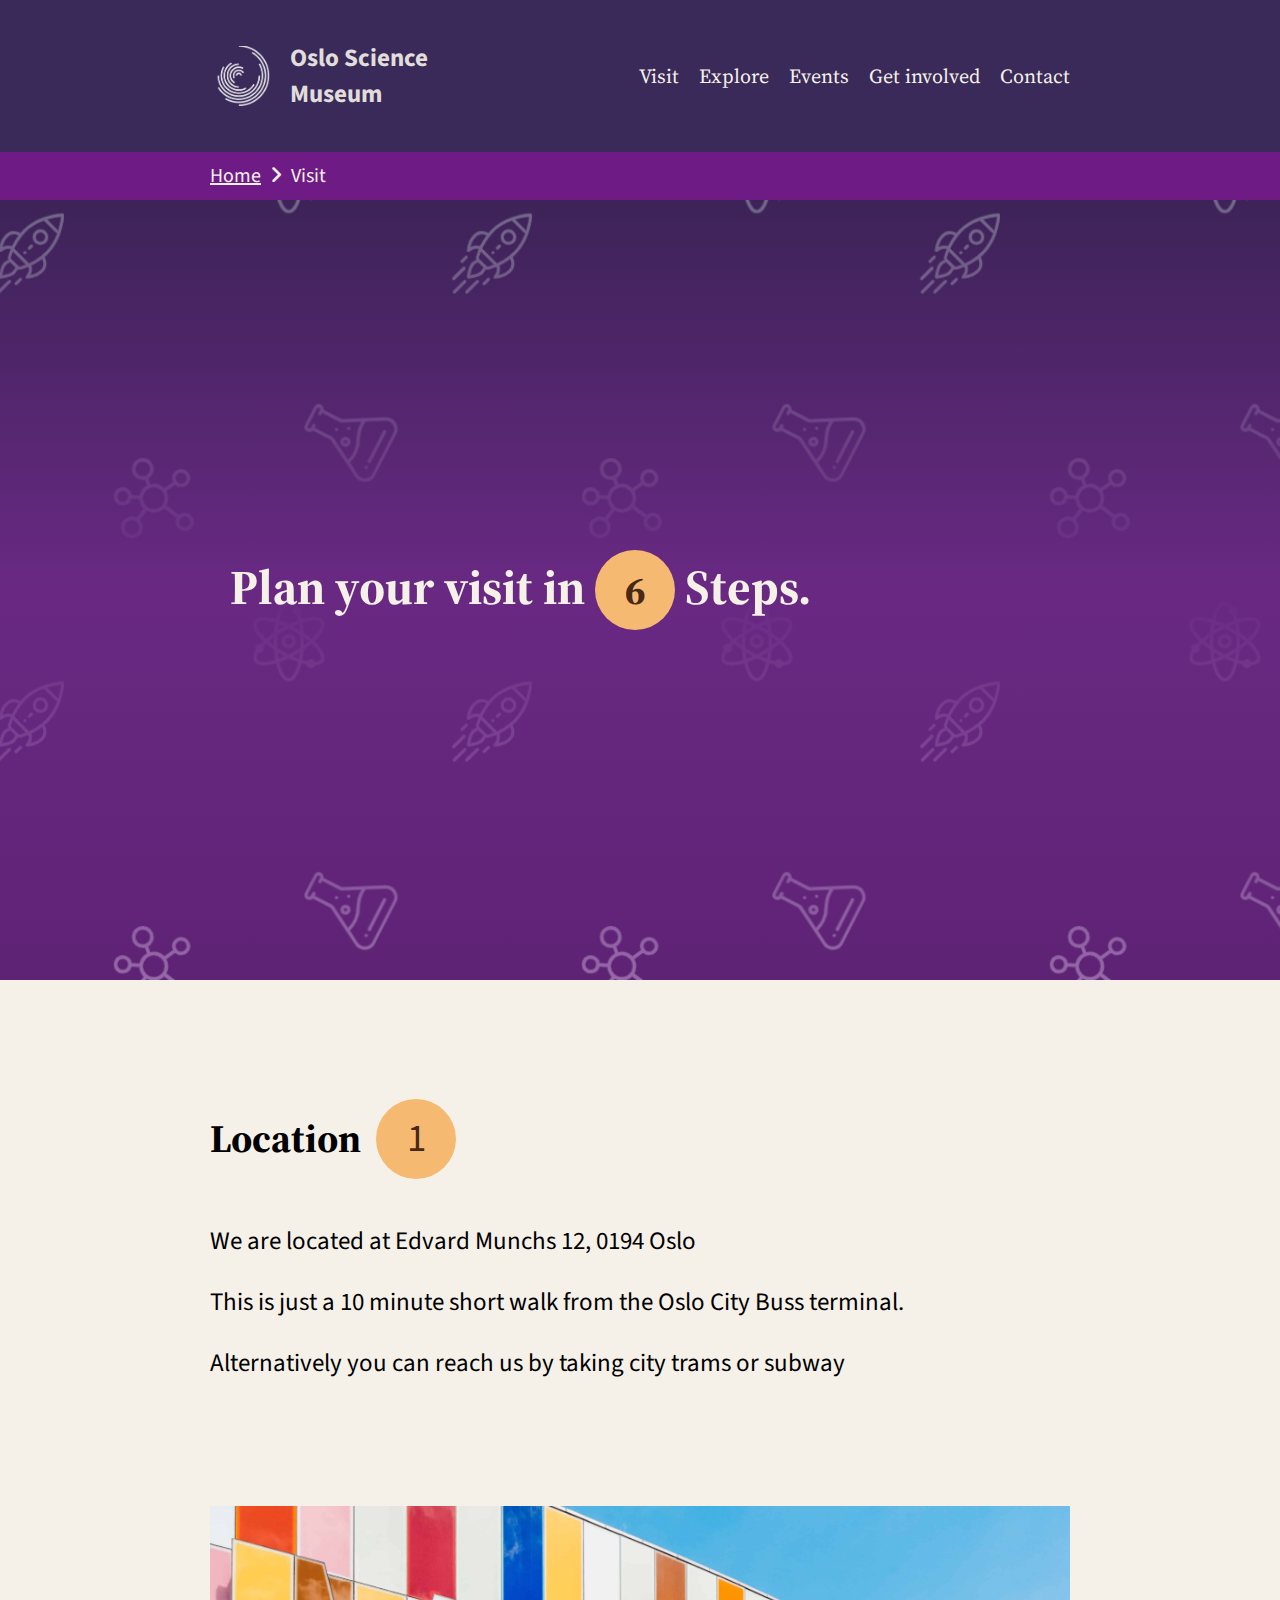
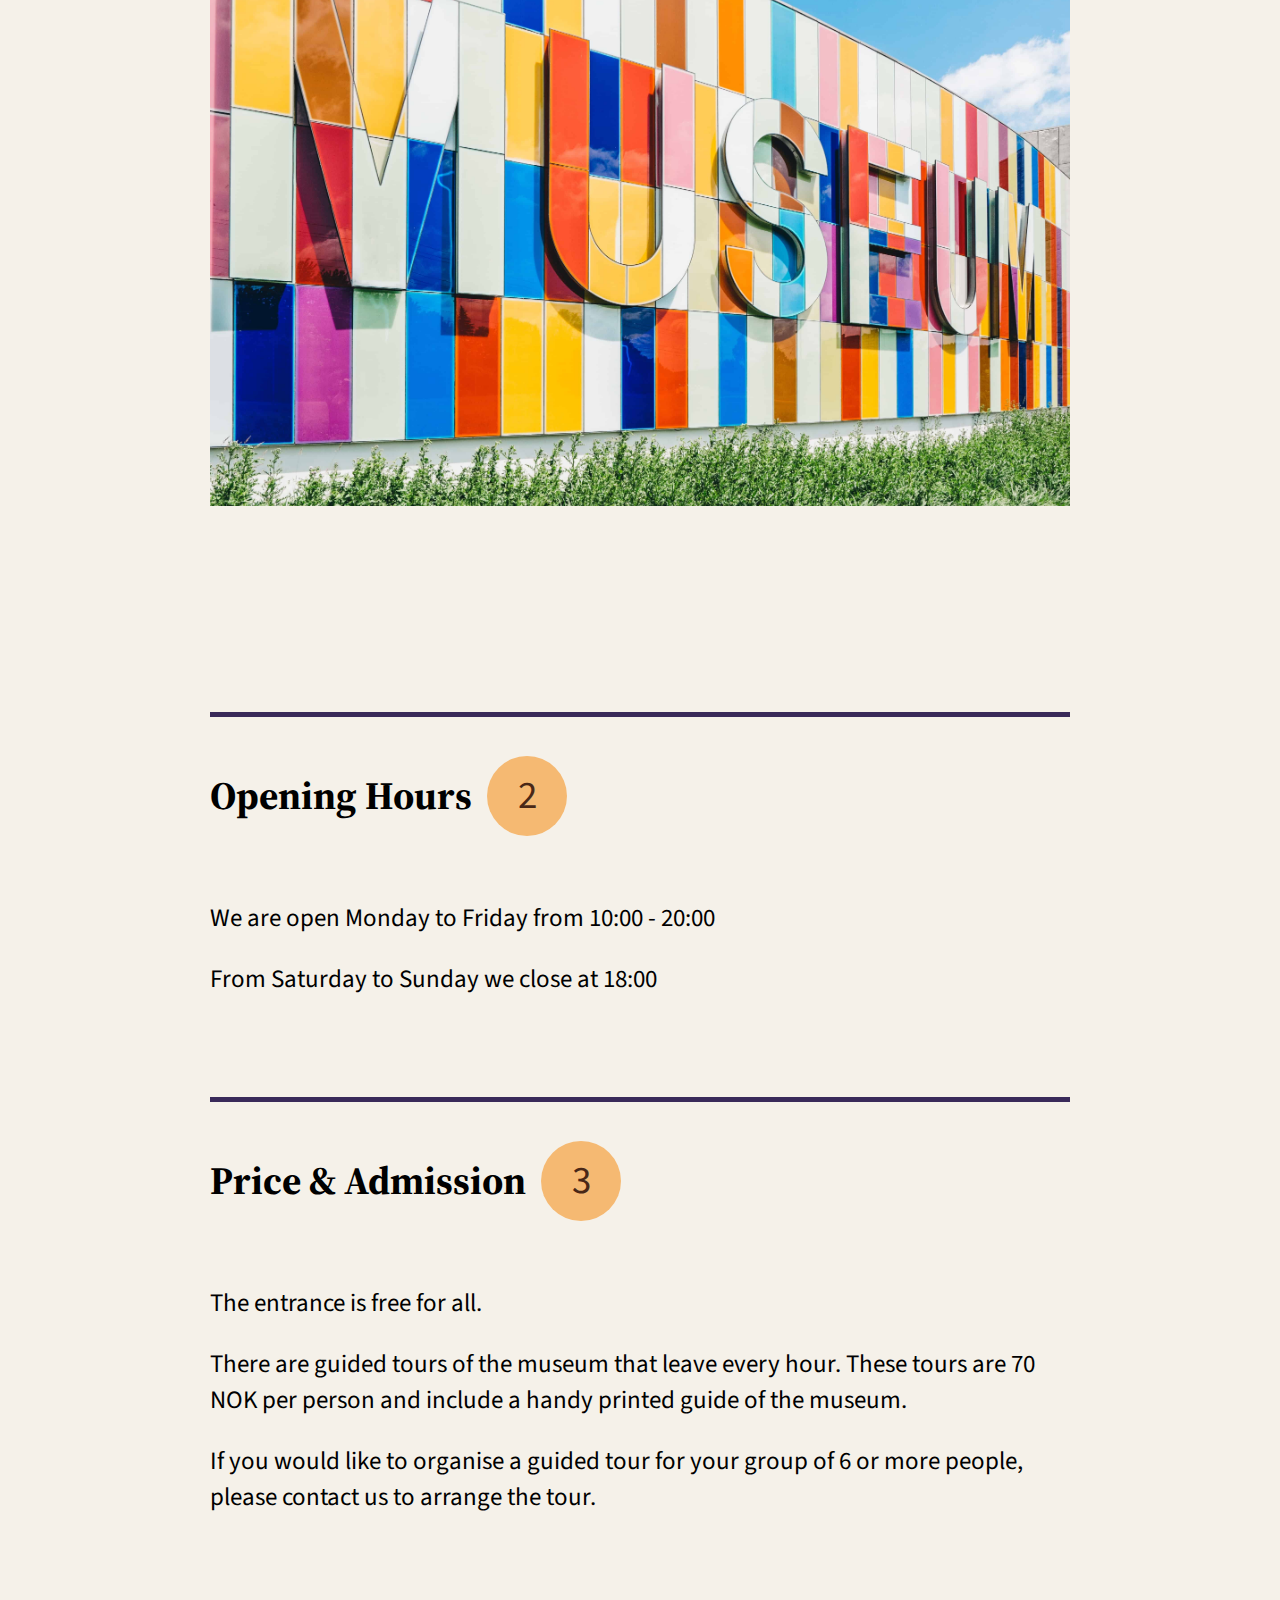
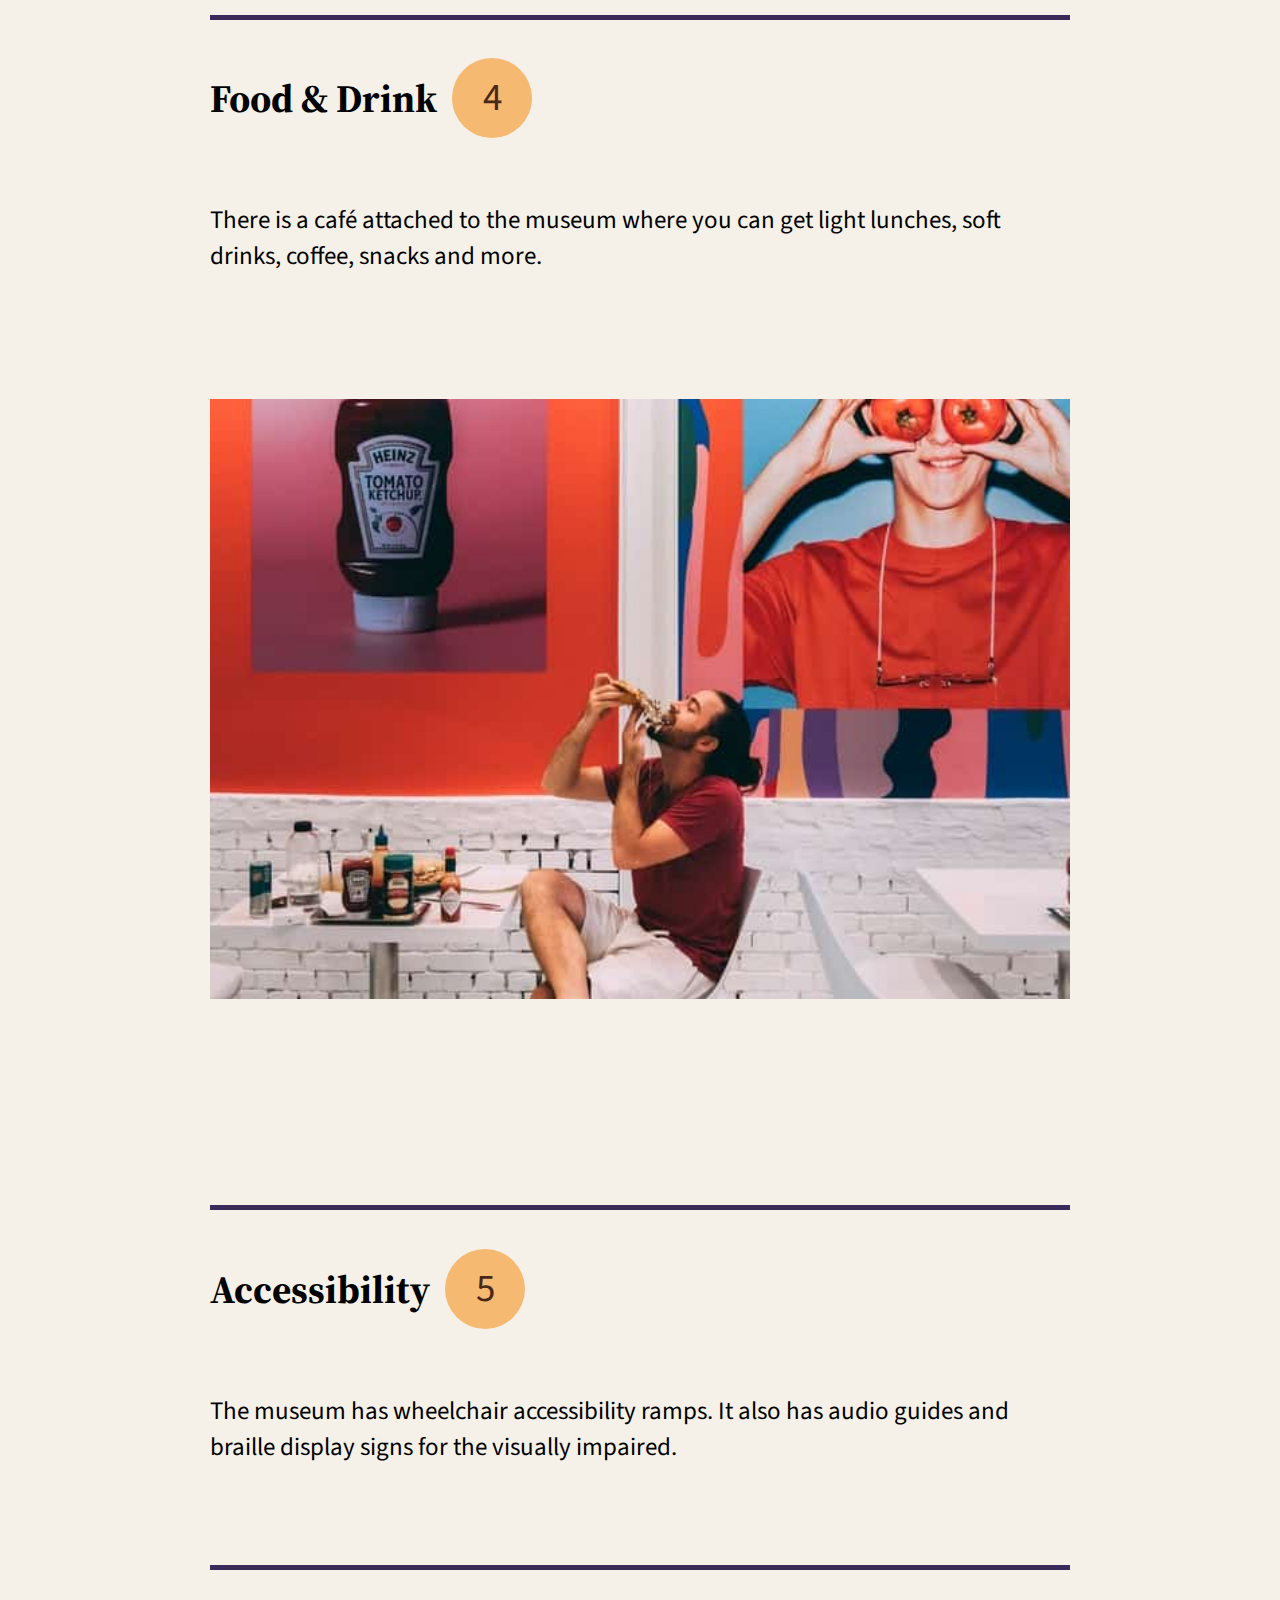
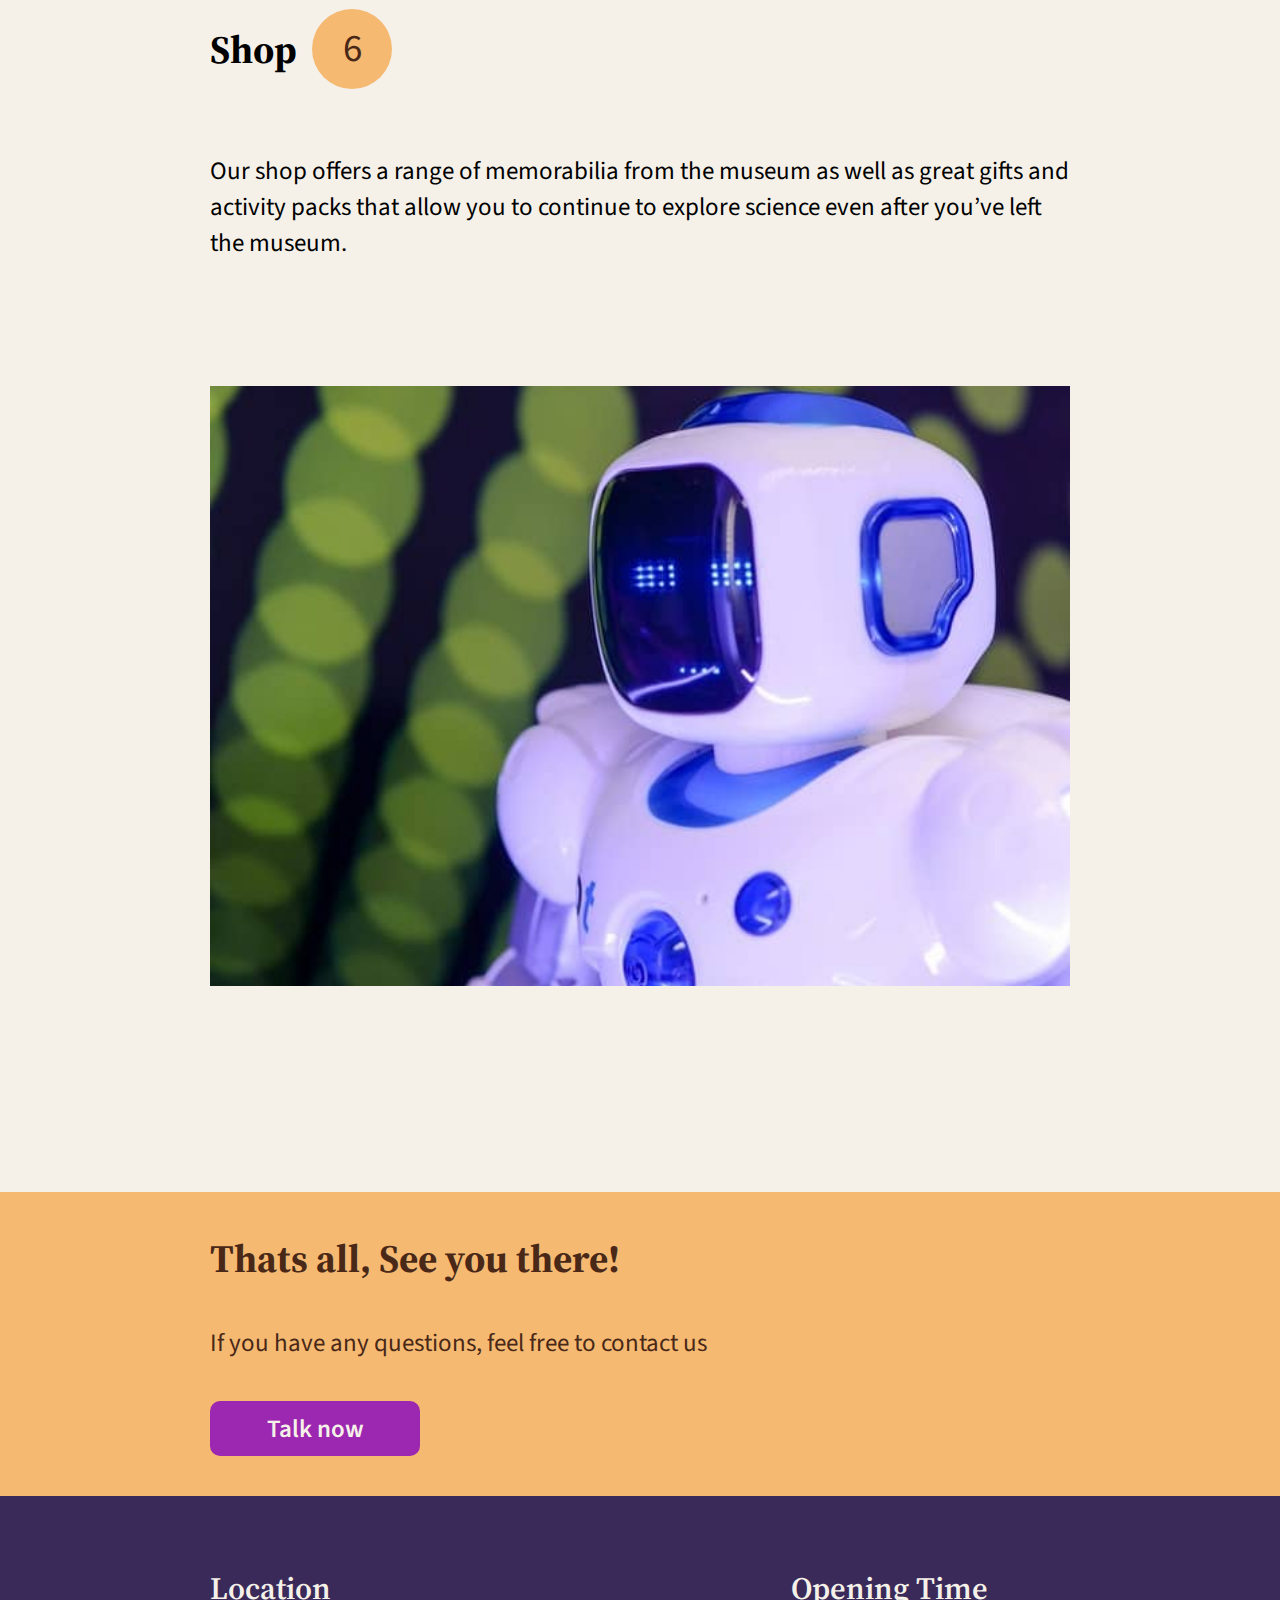
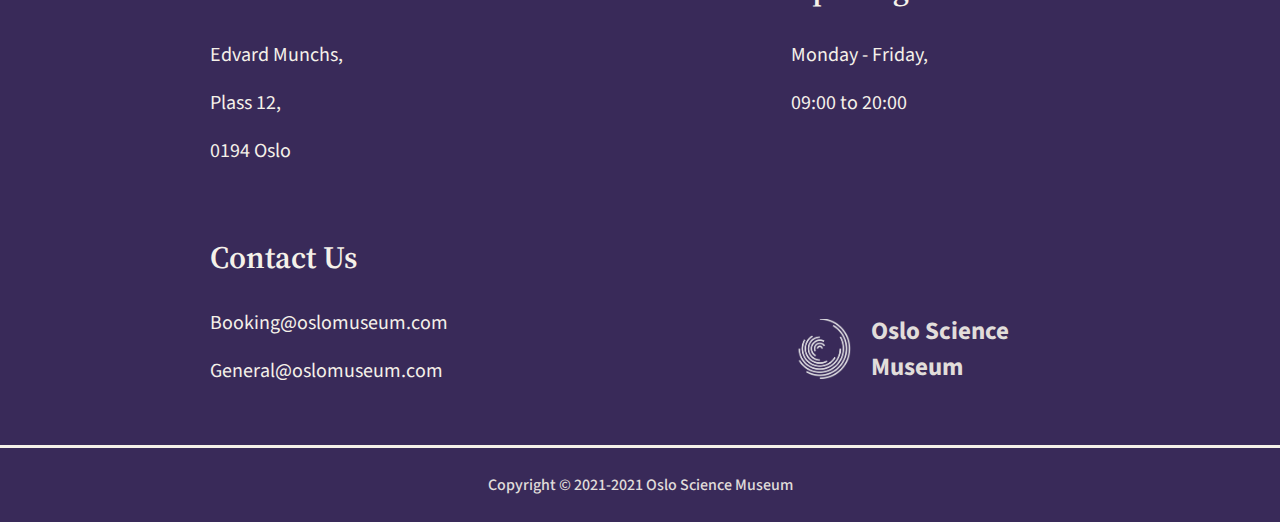
<file: visit.html>
<!DOCTYPE html>
<html lang="en">
   <head>
      <meta charset="UTF-8" />
      <meta http-equiv="X-UA-Compatible" content="IE=edge" />
      <meta name="viewport" content="width=device-width, initial-scale=1.0" />
      <meta name="description" content="plan your visit in six steps" />
      <meta name="keywords" content="visit, visiting, planning, location, opening-hours, price, food, drink, shop, accessibility" />
      <link rel="stylesheet" href="/css/styles.css" />
      <link rel="stylesheet" href="icons/fontawesome-free-6.0.0-web/css/all.css" />
      <title>Visit | Oslo Science Museum</title>
   </head>
   <body>
      <header class="header">
         <div class="header-container margin-center container-width-wide grid">
            <a href="index.html" class="logo-section__name flex center-y text-size-x-large">
               <div class="logo-section__img"></div>
               Oslo Science Museum
            </a>
            <nav class="header-nav">
               <ul class="header-nav__list flex">
                  <li class="header-nav__items">
                     <a href="visit.html" class="header-nav__links" aria-label="link to visit page">Visit</a>
                  </li>
                  <li class="header-nav__items">
                     <a href="explore.html" class="header-nav__links" aria-label="link to explore page">Explore</a>
                  </li>
                  <li class="header-nav__items">
                     <a href="events.html" class="header-nav__links" aria-label="link to event page">Events</a>
                  </li>
                  <li class="header-nav__items">
                     <a href="get-involved.html" class="header-nav__links" aria-label="link to get-involved page">Get involved</a>
                  </li>
                  <li class="header-nav__items">
                     <a href="contact.html" class="header-nav__links" aria-label="link to contact page">Contact</a>
                  </li>
               </ul>
            </nav>
         </div>
      </header>
      <main>
         <div class="breadcrumb">
            <div class="breadcrumb__container container-width-wide margin-center flex center-y">
               <a href="Index.html" class="breadcrumb__container-link text-size-large">Home</a>
               <p class="breadcrumb__icon text-size-large"><i class="fa-solid fa-angle-right"></i></p>
               <p class="text-size-large">Visit</p>
            </div>
         </div>
         <section class="banner-section">
            <div class="banner-container-height container-width-wide margin-center padding-vertical-x2 flex center-y">
               <h1 class="padding-all-sides">
                  Plan your visit in
                  <span class="number-icon-field center-x center-y">6</span>
                  Steps.
               </h1>
            </div>
         </section>
         <section class="visit-location container-width margin-center margin-vertical">
            <div class="visit-title-container flex center-y">
               <h2 class="visit-title-container__title">Location</h2>
               <span class="number-icon-field center-x center-y">1</span>
            </div>
            <p class="text-size-x-large">We are located at Edvard Munchs 12, 0194 Oslo</p>
            <p class="text-size-x-large">This is just a 10 minute short walk from the Oslo City Buss terminal.</p>
            <p class="text-size-x-large">Alternatively you can reach us by taking city trams or subway</p>
            <img src="/images/Visit_location-building.jpg" class="visit-location__img container-width container-img-height margin-vertical" alt="picture of museum building" />
         </section>
         <section class="visit-opening-hours container-width margin-center margin-vertical border-top">
            <div class="visit-title-container flex center-y padding-vertical">
               <h2 class="visit-title-container__title">Opening Hours</h2>
               <span class="number-icon-field center-x center-y">2</span>
            </div>
            <p class="text-size-x-large">We are open Monday to Friday from 10:00 - 20:00</p>
            <p class="text-size-x-large">From Saturday to Sunday we close at 18:00</p>
         </section>
         <section class="visit-price container-width margin-center margin-vertical border-top">
            <div class="visit-title-container flex center-y padding-vertical">
               <h2 class="visit-title-container__title">Price & Admission</h2>
               <span class="number-icon-field center-x center-y">3</span>
            </div>
            <p class="text-size-x-large">The entrance is free for all.</p>
            <p class="text-size-x-large">There are guided tours of the museum that leave every hour. These tours are 70 NOK per person and include a handy printed guide of the museum.</p>
            <p class="text-size-x-large">If you would like to organise a guided tour for your group of 6 or more people, please contact us to arrange the tour.</p>
         </section>
         <section class="visit-food-drink container-width margin-center margin-vertical border-top">
            <div class="visit-title-container flex center-y padding-vertical">
               <h2 class="visit-title-container__title">Food & Drink</h2>
               <span class="number-icon-field center-x center-y">4</span>
            </div>
            <p class="text-size-x-large">There is a café attached to the museum where you can get light lunches, soft drinks, coffee, snacks and more.</p>

            <img src="/images/visit_cafe.jpg" class="visit-food-drink__img container-width container-img-height margin-vertical" alt="picture of cafe food and drinks" />
         </section>
         <section class="visit-accessibility container-width margin-center margin-vertical border-top">
            <div class="visit-title-container flex center-y padding-vertical">
               <h2 class="visit-title-container__title">Accessibility</h2>
               <span class="number-icon-field center-x center-y">5</span>
            </div>
            <p class="text-size-x-large">The museum has wheelchair accessibility ramps. It also has audio guides and braille display signs for the visually impaired.</p>
         </section>
         <section class="visit-shop container-width margin-center margin-vertical border-top">
            <div class="visit-title-container flex center-y padding-vertical">
               <h2 class="visit-title-container__title">Shop</h2>
               <span class="number-icon-field center-x center-y">6</span>
            </div>
            <p class="text-size-x-large">Our shop offers a range of memorabilia from the museum as well as great gifts and activity packs that allow you to continue to explore science even after you’ve left the museum.</p>
            <img src="/images/visit_shop.jpg" class="visit-food-drink__img container-width container-img-height margin-vertical" alt="picture of lego-toy from museum shop" />
         </section>
         <section class="cta-highlight-box yellow-brown-color padding-vertical-x2">
            <div class="cta-highlight-box__wrapper container-width margin-center">
               <div class="cta-highlight-box__content">
                  <h2 class="cta-highlight-box__content-title">Thats all, See you there!</h2>
                  <p class="padding-vertical-x2 text-size-x-large">If you have any questions, feel free to contact us</p>
                  <a href="contact.html#contact-anchor-link" class="cta cta--purple">Talk now</a>
               </div>
            </div>
         </section>
      </main>
      <footer class="footer">
         <section class="footer-section container-width margin-center padding-vertical-x2 grid center-x">
            <div class="footer-section__location">
               <h3>Location</h3>
               <p class="text-size-large">Edvard Munchs,</p>
               <p class="text-size-large">Plass 12,</p>
               <p class="text-size-large">0194 Oslo</p>
            </div>
            <div class="footer-section__opening-time">
               <h3>Opening Time</h3>
               <p class="text-size-large">Monday - Friday,</p>
               <p class="text-size-large">09:00 to 20:00</p>
            </div>
            <div class="footer-section__contact">
               <h3>Contact Us</h3>
               <p class="text-size-large">Booking@oslomuseum.com</p>
               <p class="text-size-large">General@oslomuseum.com</p>
            </div>
            <div class="footer-section__logo-container">
               <div class="logo-section">
                  <a href="index.html" class="logo-section__name flex center-y text-size-x-large">
                     <div class="logo-section__img"></div>
                     Oslo Science Museum
                  </a>
               </div>
            </div>
         </section>
         <div class="footer-section-copyright">
            <p class="footer-section-copyright__text text-size-medium center-text">Copyright &copy; 2021-2021 Oslo Science Museum</p>
         </div>
      </footer>
      <div class="sticky-nav">
         <div class="container-width-wide margin-center flex">
            <a href="visit.html" class="sticky-nav__link-btn sticky-nav__link-btn--border flex center-x center-y">
               <i class="fa-solid fa-map-location-dot"></i>
               <p class="text-size-small">Visit</p>
            </a>
            <a href="explore.html" class="sticky-nav__link-btn flex center-x center-y">
               <i class="fa-solid fa-book-open-reader"></i>
               <p class="text-size-small">Explore</p>
            </a>
            <a href="events.html" class="sticky-nav__link-btn flex center-x center-y">
               <i class="fa-solid fa-star"></i>
               <p class="text-size-small">Events</p>
            </a>
            <div class="sticky-nav__menu-btn flex center-x center-y">
               <label for="checkbox-on-off" class="sticky-nav__menu-btn-label flex center-y text-size-small">
                  <i class="sticky-nav__menu-btn-icon fa-solid fa-bars"></i>
                  menu
               </label>
               <input type="checkbox" name="checkbox" id="checkbox-on-off" class="sticky-nav__menu-btn-checkbox" />
               <div class="sticky-menu-open container-width-wide padding-all-sides">
                  <nav class="sticky-menu-open__nav">
                     <ul class="sticky-menu-open__list">
                        <li class="sticky-menu-open__item-category">
                           <a href="visit.html" class="sticky-menu-open__link text-size-xx-large">Visit</a>
                        </li>
                        <li class="sticky-menu-open__item-category">
                           <a href="explore.html" class="sticky-menu-open__link text-size-xx-large">Explore</a>
                        </li>
                        <li class="sticky-menu-open__item-category">
                           <a href="events.html" class="sticky-menu-open__link text-size-xx-large">Events</a>
                        </li>
                        <li class="sticky-menu-open__item-category">
                           <a href="get-involved.html" class="sticky-menu-open__link text-size-xx-large">Get Involved</a>
                        </li>
                        <li class="sticky-menu-open__item-category">
                           <a href="contact.html" class="sticky-menu-open__link text-size-xx-large">Contact Us</a>
                        </li>
                     </ul>
                  </nav>
               </div>
            </div>
         </div>
      </div>
   </body>
</html>
</file>
<file: css/styles.css>
@import url("https://fonts.googleapis.com/css2?family=Source+Sans+Pro:wght@600;700&family=Source+Serif+4:wght@500;600;700&display=swap");

/* Global Css Variables */

:root {
   /* Colors */

   --section-color-dark: #392a59;
   --section-color-dark-purple: #6f1b86;
   --section-color-light: #f5f1e9;

   --container-yellow: #f5b972;
   --container-purple: #9c27b0;
   --container-dark-purple: #6f1b86;

   --border-dark: #392a59;
   --border-light: #f5f1e9;

   --text-dark: #392a59;
   --text-brown: #492817;
   --text-light: #f5f1e9;

   /* Font-size */

   --font-scale: 1.2;
   --font-base-size: 16px;

   --text-x-small: calc(var(--text-small) / var(--font-scale));
   --text-small: calc(var(--text-medium) / var(--font-scale));
   --text-medium: var(--font-base-size);
   --text-large: calc(var(--font-base-size) * var(--font-scale));
   --text-x-large: calc(var(--text-large) * var(--font-scale));
   --font-h3: calc(var(--text-x-large) * var(--font-scale));
   --font-h2: calc(var(--font-h3) * var(--font-scale));
   --font-h1: calc(var(--font-h2) * var(--font-scale));

   /* Font-weight */

   --font-weight-bold: 700;
   --font-weight-semi-bold: 600;

   /* Spacing */

   --margin-base: 50px;
   --padding-base: 20px;

   /* container width & height*/

   --section-width: 300px;
   --container-width: 280px;
   --container-width-wide: 320px;
   --cta-container-width: 280px;

   --form-input-width: 280px;
   --form-input-height: 40px;

   --banner-container-height: 500px;

   --number-icon-field-width: 55px;
   --number-icon-field-height: 55px;

   --container-img-height: 300px;

   /* Icon size */
   --icon-size: 20px;
}

* {
   /* Base font size */
   font-size: var(--font-base-size);
   text-decoration: none;
}

body {
   font-family: "Source Sans Pro", sans-serif;
   background-color: #f5f1e9;
   margin: 0;
}

h1,
h2,
h3,
.header-nav__links {
   font-family: "Source Serif 4", sans-serif;
}

ul {
   list-style: none;
   padding: 0;
}

h1 {
   font-size: var(--font-h1);
   font-weight: var(--font-weight-bold);
}
h2 {
   font-size: var(--font-h2);
   font-weight: var(--font-weight-bold);
}
h3 {
   font-size: var(--font-h3);
   font-weight: var(--font-weight-semi-bold);
}

/* ------------------------------------------------------------ */
/* Utility classes */

.margin-vertical {
   margin-top: var(--margin-base);
   margin-bottom: var(--margin-base);
}

.margin-vertical-x2 {
   margin: calc(var(--margin-base) * 2) 0;
}

.padding-all-sides {
   padding: var(--padding-base);
}

.padding-all-sides-x2 {
   padding: calc(var(--padding-base) * 2);
}

.padding-vertical {
   padding: var(--padding-base) 0;
}

.padding-vertical-x2 {
   padding: calc(var(--padding-base) * 2) 0;
}

.margin-center {
   margin-left: auto;
   margin-right: auto;
}

.center-text {
   text-align: center;
}

.grid {
   display: grid;
}

.flex {
   display: flex;
}

.center-x {
   justify-content: center;
}

.center-y {
   align-items: center;
}

.text-size-medium {
   font-size: var(--text-medium);
   font-weight: var(--font-weight-bold);
}

.text-size-large {
   font-size: var(--text-large);
}
.text-size-x-large {
   font-size: var(--text-x-large);
}

.text-size-xx-large {
   font-size: var(--font-h3);
}

.section-width {
   width: var(--section-width);
}

.container-width {
   width: var(--container-width);
}

.container-width-wide {
   width: var(--container-width-wide);
}

.cta-container {
   width: var(--cta-container-width);
}

.container-img-height {
   height: var(--container-img-height);
}

.border-top {
   border-top: 5px solid var(--border-dark);
}

/* ------------------------------------------------------------ */
/* Component Styles */

/* CTA-button Styles */

.cta {
   display: inline-flex;
   width: 180px;
   height: 50px;
   justify-content: center;
   align-items: center;
   text-align: center;
   border-radius: 10px;
   font-size: var(--text-x-large);
   font-weight: var(--font-weight-semi-bold);
}

.cta--yellow {
   background-color: var(--container-yellow);
   color: var(--text-brown);
   transition-property: background-color, color, outline;
   transition: 0.2s ease-out;
}

.cta--yellow:hover {
   background-color: var(--container-purple);
   color: var(--text-light);
   outline: 3.5px solid var(--border-light);
}

.cta--purple,
.cta--contact-page-purple {
   background-color: var(--container-purple);
   color: var(--text-light);
   transition-property: background-color, color;
   transition: 0.2s ease-out;
}

.cta--purple:hover {
   background-color: var(--container-yellow);
   color: var(--text-brown);
   outline: 3.5px solid var(--border-dark);
}

.cta--contact-page-purple:hover {
   background-color: var(--section-color-light);
   color: var(--text-dark);
   outline: 3.5px solid var(--border-dark);
   cursor: pointer;
}

/* Header Section Styles*/

.header,
.header-container {
   box-sizing: border-box;
}

.header {
   background-color: var(--section-color-dark);
}

.header-container {
   grid-template-columns: 280px;
   padding: 30px 20px;
}

.logo-section {
   align-items: center;
}

.logo-section__img {
   display: inline-block;
   min-width: 60px;
   min-height: 60px;
   margin-right: 20px;
   background: no-repeat center/cover url("/images/Project-Semester-Logo-2.png");
}

.logo-section__name {
   font-weight: bold;
   color: var(--text-light);
   opacity: 0.9;
}

.header-nav {
   display: none;
}

/* Banner Style */
.banner-section {
   box-sizing: border-box;
   z-index: 3;
   color: var(--text-light);
   background: linear-gradient(180deg, rgba(57, 42, 89, 0.7) 0%, rgba(105, 41, 131, 1) 50%, rgba(105, 41, 131, 0.7) 100%), url("/images/banner-texture.png") no-repeat center/cover;
}

.banner-section-img {
   background: linear-gradient(180deg, rgba(57, 42, 89, 0.5) 0%, rgba(57, 42, 89, 0.5) 100%), url("/images/Homepage-Hero-banner.jpg") no-repeat center/cover;
}

.banner-section-img--get-involved {
   background: linear-gradient(180deg, rgba(57, 42, 89, 0.5) 0%, rgba(57, 42, 89, 0.5) 100%), url("/images/get-involved-banner.jpg") no-repeat center/cover;
}

.banner-container-height {
   height: var(--banner-container-height);
}

.banner-container__title {
   width: 70%;
}

.number-icon-field {
   display: inline-flex;
   min-width: var(--number-icon-field-width);
   min-height: var(--number-icon-field-height);
   border-radius: 100%;
   background-color: var(--container-yellow);
   color: var(--text-brown);
   font-size: var(--font-h2);
}

/* Breadcrumb Styles */

.breadcrumb {
   background-color: var(--section-color-dark-purple);
}

.breadcrumb__container {
   box-sizing: border-box;
   padding-left: 20px;
}

.breadcrumb__container > * {
   color: var(--text-light);
   margin: 10px 0;
}

.breadcrumb__icon {
   padding: 0 10px;
}

.breadcrumb__container-link {
   text-decoration: underline;
}

/* Sticky Menu Styles*/

.sticky-nav {
   z-index: 3;
   position: sticky;
   bottom: 0vh;
   height: auto;
   border-top: 3px solid var(--border-light);
   /* border-bottom: 8px solid var(--container-dark-purple); */
   background-color: var(--section-color-dark-purple);
}

.sticky-nav__link-btn,
.sticky-nav__menu-btn {
   width: 79px;
   background-color: var(--container-dark-purple);
   color: var(--text-light);
   flex-direction: column;
   cursor: pointer;
   transition: background-color, color 0.2s ease-out;
}

:is(.sticky-nav__link-btn, .sticky-nav__menu-btn):hover {
   /* With fallback colors */
   background-color: #f5b972;
   background-color: var(--container-yellow);
   color: #492817;
   color: var(--text-brown);
}

.sticky-nav__link-btn,
.sticky-nav__menu-btn {
   border-right: 1px solid var(--border-dark);
}

.sticky-nav__link-btn--border {
   border-left: 1px solid var(--border-dark);
}

.sticky-nav__link-btn > i {
   font-size: 20px;
   padding-top: 10px;
}

.sticky-nav__menu-btn-icon {
   font-size: 25px;
   padding-bottom: 10px;
}

.sticky-nav__menu-btn-label {
   flex-direction: column;
   cursor: pointer;
}

.sticky-nav__menu-btn-checkbox {
   display: none;
}

.sticky-menu-open {
   display: none;
}

#checkbox-on-off:checked ~ .sticky-menu-open {
   display: block;
}

.sticky-nav__menu-btn {
   position: relative;
}

.sticky-menu-open {
   box-sizing: border-box;
   position: absolute;
   top: -324px;
   left: -240px;
   height: 321px;
   line-height: 1.9;
   cursor: pointer;
   background-color: var(--container-yellow);
}

.sticky-menu-open__link {
   color: var(--text-brown);
}

/* CTA-Container Styles */

.cta-container-height {
   height: 300px;
}

.yellow-brown-color {
   background-color: var(--container-yellow);
   color: var(--text-brown);
}
.purple-light-color {
   background-color: var(--container-dark-purple);
   color: var(--text-light);
}

.cta-highlight-box--single-event {
   margin-top: var(--margin-base);
}

.cta-highlight-box__content {
   width: 100%;
   flex-direction: column;
   justify-content: space-around;
}

.cta-highlight-box__content > * {
   margin: 0;
}

.cta-highlight-box__img {
   display: none;
   width: 100%;
   background: no-repeat url("/images/Visit_banner-img.jpg");
   background-size: cover;
   background-position-x: -270px;
}

/* Explore Card Styles */

.explore-cta-section,
.event-cta-section {
   grid-template-columns: 280px;
   grid-auto-rows: auto auto auto;
   row-gap: var(--margin-base);
}

.explore-cta-card {
   grid-template-columns: 280px;
   grid-template-rows: 280px 90px;
   box-shadow: 0 0 0;
   transition: box-shadow 0.2s ease-out;
}

:is(.explore-cta-card, .event-cta-card):hover {
   box-shadow: 0 3px 6px var(--section-color-dark);
}

.explore-cta-card:hover > .explore-cta-card__image-field {
   background-size: 230%;
}

.explore-cta-card__image-field--kids,
.explore-cta-card__image-field--teacher,
.explore-cta-card__image-field--researcher {
   transition: background 0.2s ease-in-out;
}

.explore-cta-card__image-field--kids {
   background: no-repeat center/170% url("/images/explore_For-kids.jpg");
}

.explore-cta-card__image-field--teacher {
   background: no-repeat center/170% url("/images/explore_for-teachers.jpg");
}

.explore-cta-card__image-field--researcher {
   background: no-repeat center/170% url("/images/explore_for-reasearchers.jpg");
}

.explore-researcher-container__img {
   background: no-repeat center/cover url("/images/explore_for-reasearchers.jpg");
}

.explore-cta-card__label-field {
   position: relative;
   background-color: var(--container-dark-purple);
   color: var(--text-light);
}

.explore-cta-card:hover > .explore-cta-card__label-field {
   background-color: var(--container-yellow);
   color: var(--text-brown);
}

.explore-cta-card__label-field-title {
   align-self: center;
   padding-top: 10px;
}

/* reused on event card*/
.icon-field,
.icon-field--single-event {
   position: absolute;
   bottom: 62px;
   left: 113px;
   width: 55px;
   height: 55px;
   border-radius: 100%;
   background-color: var(--container-yellow);
   color: var(--text-brown);
}

.icon-field--single-event {
   left: 41%;
   bottom: 64px;
}

.icon-field--event {
   bottom: 65px;
}

.fas,
.fa-solid {
   font-size: var(--icon-size);
}

.explore-cta-card:hover > .explore-cta-card__label-field .icon-field {
   bottom: 60px;
   left: 110px;
   width: 60px;
   height: 60px;
   background-color: var(--text-brown);
   color: var(--container-yellow);
}

/* Event Card Styles */

.event-cta-card {
   grid-template-columns: 280px;
   grid-template-rows: 120px 370px 90px;
   box-shadow: 0 0 0;
   transition: box-shadow 0.1s ease-out;
}

.main {
   position: relative;
}

.banner-section-title--single-event {
   padding-top: 40px;
   padding-left: 20px;
}

.event-cta-card__title-container,
.event-cta-card__date-container {
   background-color: var(--container-dark-purple);
   color: var(--text-light);
}

.event-cta-card__title {
   padding: 0 var(--padding-base);
}

.event-cta-card__image {
   background: no-repeat center/100%;
   transition: background 0.2s ease-out;
}

.event-cta-card__image--monday-event {
   background-image: url("/images/Event_Professor.jpg");
}

.event-cta-card__image--tuesday-event {
   background-image: url("/images/event_night-in-the-museum.jpg");
}

.event-cta-card__image-friday-event {
   background-image: url("/images/event_energetica.jpg");
}

.event-cta-card:hover > .event-cta-card__image {
   background-size: 120%;
}

.event-cta-card__date-container {
   position: relative;
}

.event-cta-card__date {
   margin: 0;
   font-size: var(--text-large);
}

.event-cta-card:hover > .event-cta-card__title-container,
.event-cta-card:hover > .event-cta-card__date-container {
   background-color: var(--container-yellow);
   color: var(--text-dark);
}

.event-cta-card:hover > .event-cta-card__date-container .icon-field {
   left: 110px;
   width: 60px;
   height: 60px;
   background-color: var(--text-brown);
   color: var(--container-yellow);
}

.event-cta-card:hover > .event-cta-card__date-container .icon-field--event {
   bottom: 60px;
}

/* Single Event Styles */

.single-event-parent-container {
   position: absolute;
   width: 100%;
   height: auto;
}
.single-event-container {
   position: absolute;
   top: -250px;
   height: 500px;
}

.single-event-container__img {
   height: 410px;
   background: no-repeat center/cover url("/images/event_night-in-the-museum.jpg");
}

.single-event-container__content {
   height: 90px;
   justify-content: space-between;
   padding: 0 var(--padding-base);
}

.single-event-description {
   margin-top: 290px;
}

/* Visit Page Styles */

.visit-title-container {
   justify-content: left;
}

.visit-title-container__title {
   margin-right: 15px;
}

.visit-location__img,
.visit-food-drink__img,
.visit-shop__img,
.explore-kids-container__img-newtonian,
.explore-kids-container__img-star-club,
.explore-kids-container__img-holiday,
.explore-teacher-container__img,
.explore-researcher-container__img {
   object-fit: cover;
}

/* Contact Form */

.contact-form__parent-container {
   grid-template-columns: auto;
   grid-gap: var(--padding-base) 0;
}

.contact-form,
.contact-form__child-container {
   flex-direction: column;
}

.contact-form__label {
   padding-bottom: calc(var(--padding-base) / 2);
}

.contact-form__input {
   width: var(--form-input-width);
   height: var(--form-input-height);
}

.contact-form__input,
.contact-form__text-area {
   outline: 2px solid var(--border-dark);
   padding: calc(var(--padding-base) / 2);
   box-sizing: border-box;
   transition: outline 0.2s ease-out;
}

:is(.contact-form__input, .contact-form__text-area):hover {
   outline: 2.75px solid var(--border-dark);
}

input[type="submit" i] {
   border-style: none;
}

::placeholder {
   color: var(--text-dark);
   opacity: 0.7;
}

/* Footer */

.footer {
   background-color: var(--section-color-dark);
   color: var(--text-light);
}

.footer-section {
   grid-template-columns: 280px;
   grid-template-rows: auto;
   row-gap: 20px;
}

.footer-section__logo-container {
   margin-top: 20px;
}

.footer-section-copyright {
   border-top: 3px solid var(--border-light);
   padding: 10px 0;
}

.footer-section-copyright__text {
   box-sizing: border-box;
   padding: 0 var(--padding-base);
   opacity: 0.9;
   font-weight: 500;
}

/* --------------------------------------------------------------------------------------------------------- */
/* Media Query Desktop Small Screen */

@media screen and (min-width: 1000px) {
   :root {
      --font-scale: 1.25;

      --margin-base: 100px;

      --section-width: 900px;
      --container-width: 860px;
      --container-width-wide: 860px;
      --cta-container-width: 400px;

      --banner-container-height: 700px;
      --container-img-height: 600px;

      --number-icon-field-width: 80px;
      --number-icon-field-height: 80px;

      --form-input-width: 360px;
      --form-input-height: 50px;
   }

   .cta {
      width: 210px;
      height: 55px;
   }

   .sticky-nav {
      display: none;
   }

   .header {
      z-index: 3;
      position: sticky;
      top: -1px;
      padding: 40px;
   }

   .header-nav {
      display: block;
   }

   .header-container {
      grid-template-columns: 225px auto;
      justify-content: space-between;
      align-items: center;
      padding: 0;
   }

   .logo-section__img {
      width: 60px;
      height: 60px;
   }

   .header-nav__links {
      color: var(--text-light);
      font-size: var(--text-large);
      padding-left: 20px;
   }

   .active-page-link {
      text-decoration: 8px underline var(--container-yellow);
      text-underline-offset: 5px;
   }

   .header-nav__items:hover > .header-nav__links {
      text-decoration: 8px underline var(--container-yellow);
      text-underline-offset: 5px;
   }

   .breadcrumb__container {
      box-sizing: content-box;
      padding-left: 0;
   }

   .cta-container {
      height: 400px;
   }

   .cta-highlight-box__content {
      width: 70%;
   }

   .cta-highlight-box__img {
      display: block;
      background-position-x: -117px;
   }

   .explore-cta-section,
   .event-cta-section {
      grid-template-columns: repeat(2, 280px);
      grid-auto-rows: auto;
      grid-gap: 80px;
   }

   .explore-cta-section__title,
   .event-cta-section__title {
      grid-column: span 2;
      text-align: center;
      margin: 0;
   }

   .explore-cta-card {
      grid-template-columns: 280px;
   }

   .icon-field--single-event {
      bottom: 73px;
      left: 415px;
   }

   .explore-cta-card:hover > .explore-cta-card__label-field .icon-field {
      background-color: var(--text-brown);
      color: var(--container-yellow);
   }

   .banner-section-title--single-event {
      padding-top: 120px;
      padding-left: 0;
   }

   .single-event-container {
      top: -340px;
   }

   .single-event-container__img {
      background: no-repeat center/cover url("/images/event_night-in-the-museum-desktop.jpg");
      height: 400px;
   }

   .single-event-container__content {
      height: 100px;
      justify-content: space-around;
   }

   .single-event-description {
      margin-top: 250px;
   }

   .contact-form__parent-container {
      grid-template-columns: auto auto;
      justify-content: space-between;
   }

   .footer-section {
      grid-template-columns: repeat(2, 280px);
      grid-template-rows: auto;
      column-gap: 35%;
   }

   .footer-section__logo-container {
      align-self: end;
      margin-top: 0;
      margin-bottom: 20px;
   }
}

/* Media Query Desktop Wide Screen */

@media screen and (min-width: 1400px) {
   :root {
      --font-scale: 1.331;
      --padding-base: 40px;
      --section-width: 1520px;
      --container-width: 940px;
      --container-width-wide: 1264px;
   }

   .cta {
      width: 240px;
      height: 60px;
   }

   .cta-highlight-box__img {
      display: block;
   }

   .header-container {
      grid-template-columns: 315px auto;
   }

   .header-nav__links {
      font-size: var(--text-x-large);
   }

   .explore-cta-section,
   .event-cta-section {
      grid-template-columns: repeat(3, 280px);
      grid-auto-rows: auto;
   }

   .explore-cta-section__title,
   .event-cta-section__title {
      grid-column: span 3;
   }

   .icon-field--single-event {
      left: 610px;
   }

   .single-event-container {
      width: var(--container-width-wide);
   }

   .footer-section {
      column-gap: 40%;
   }
}
</file>
